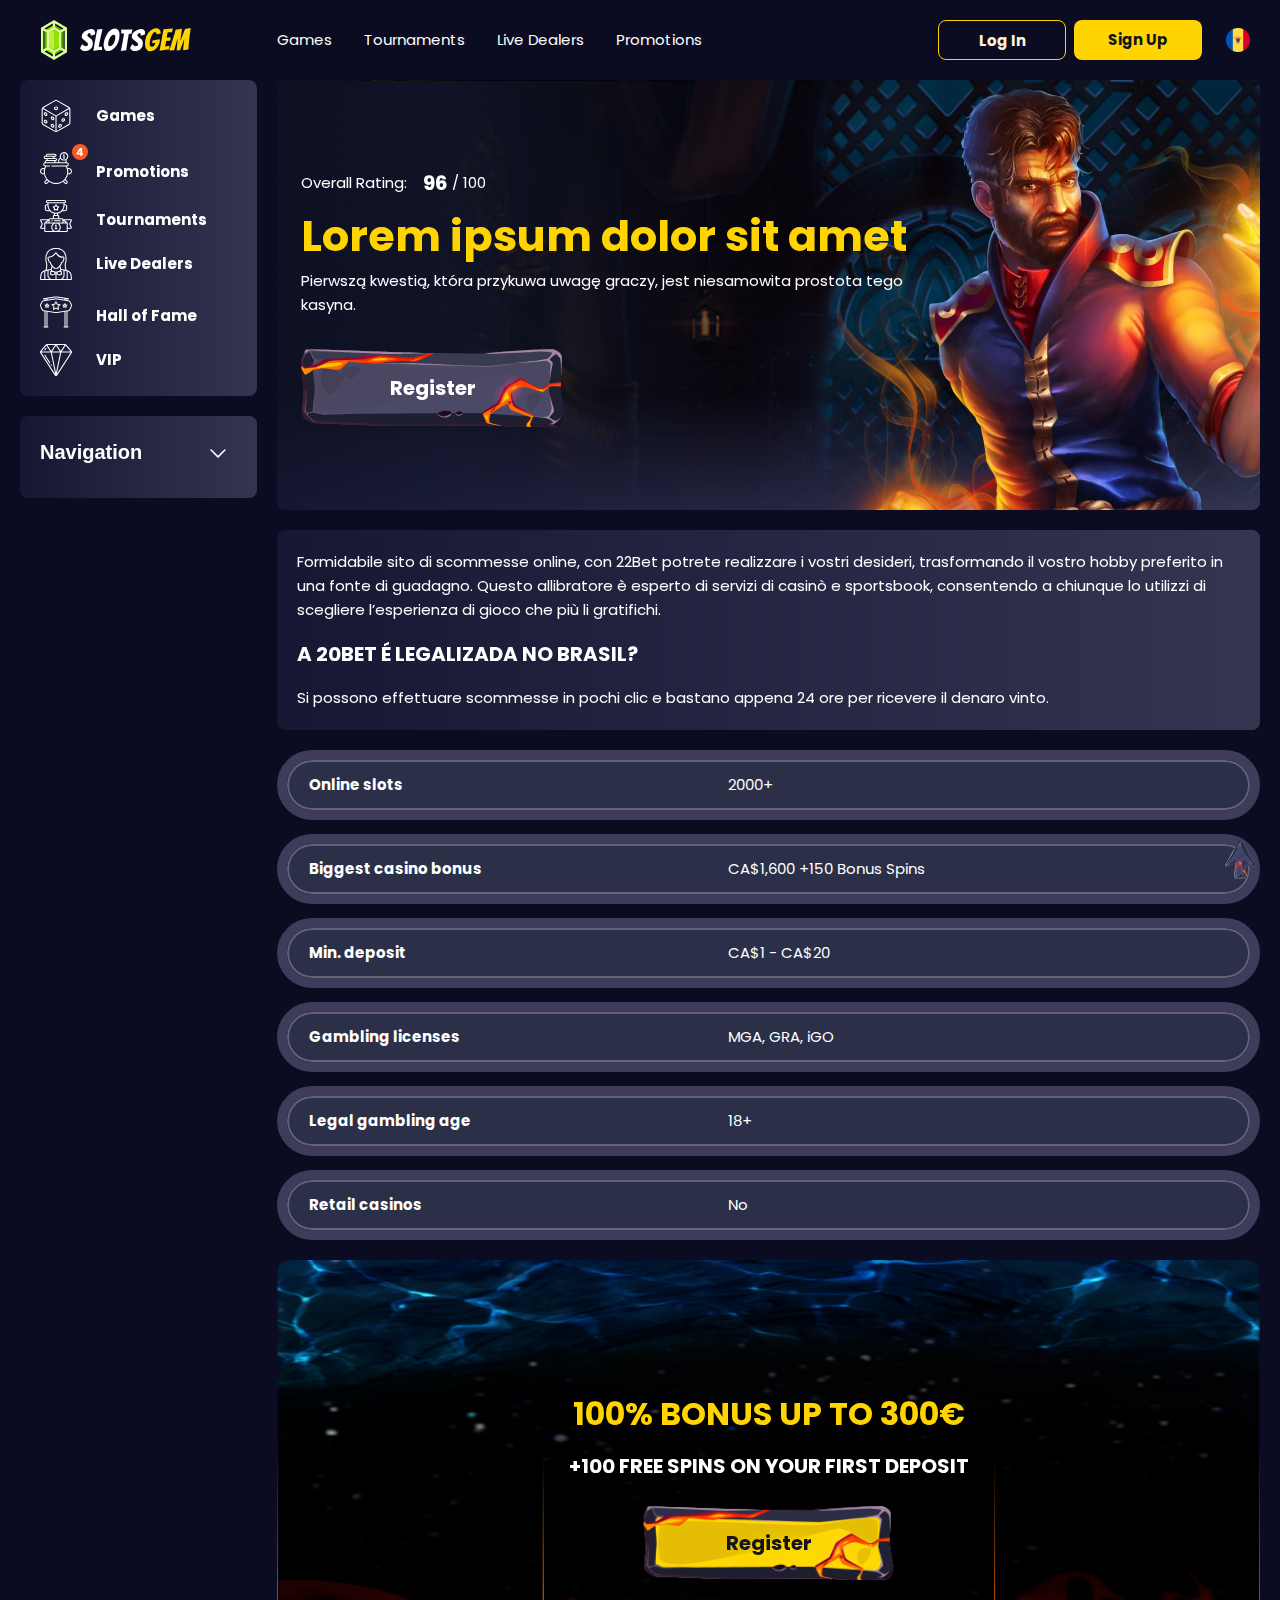
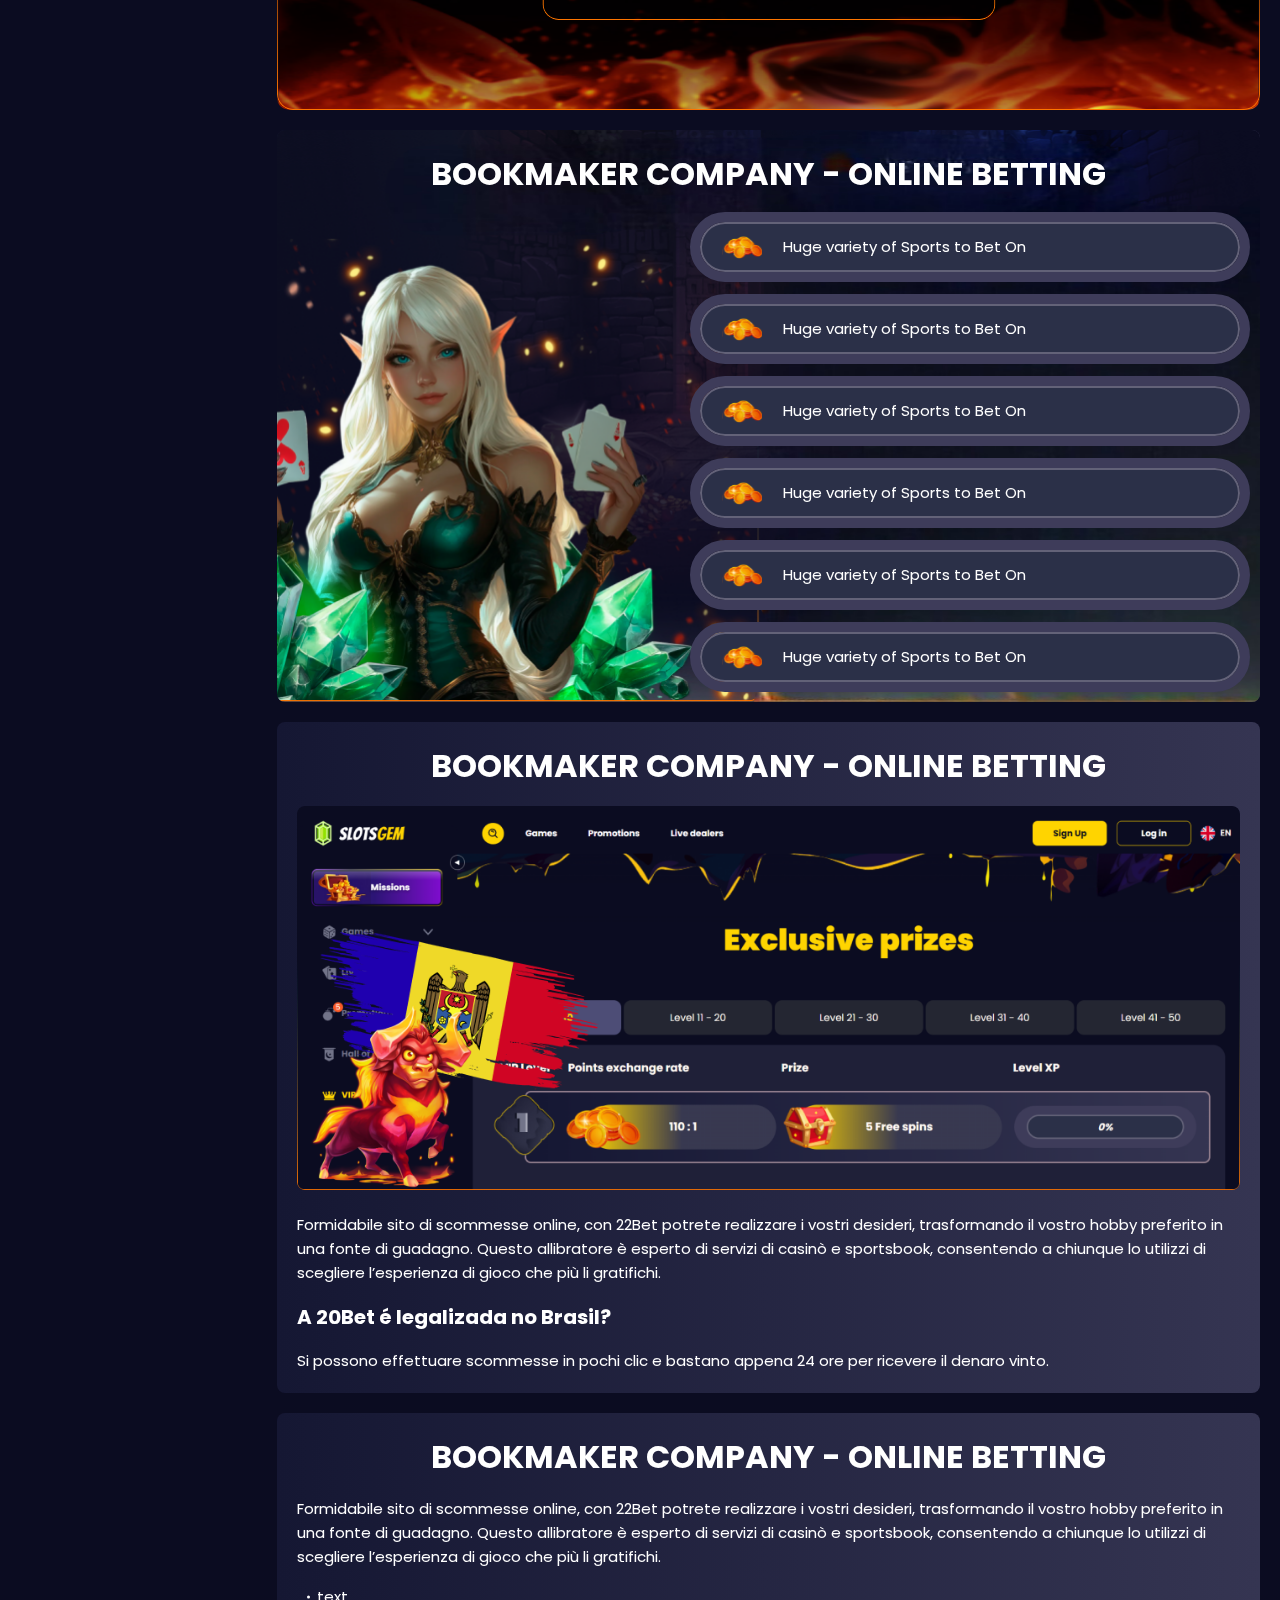
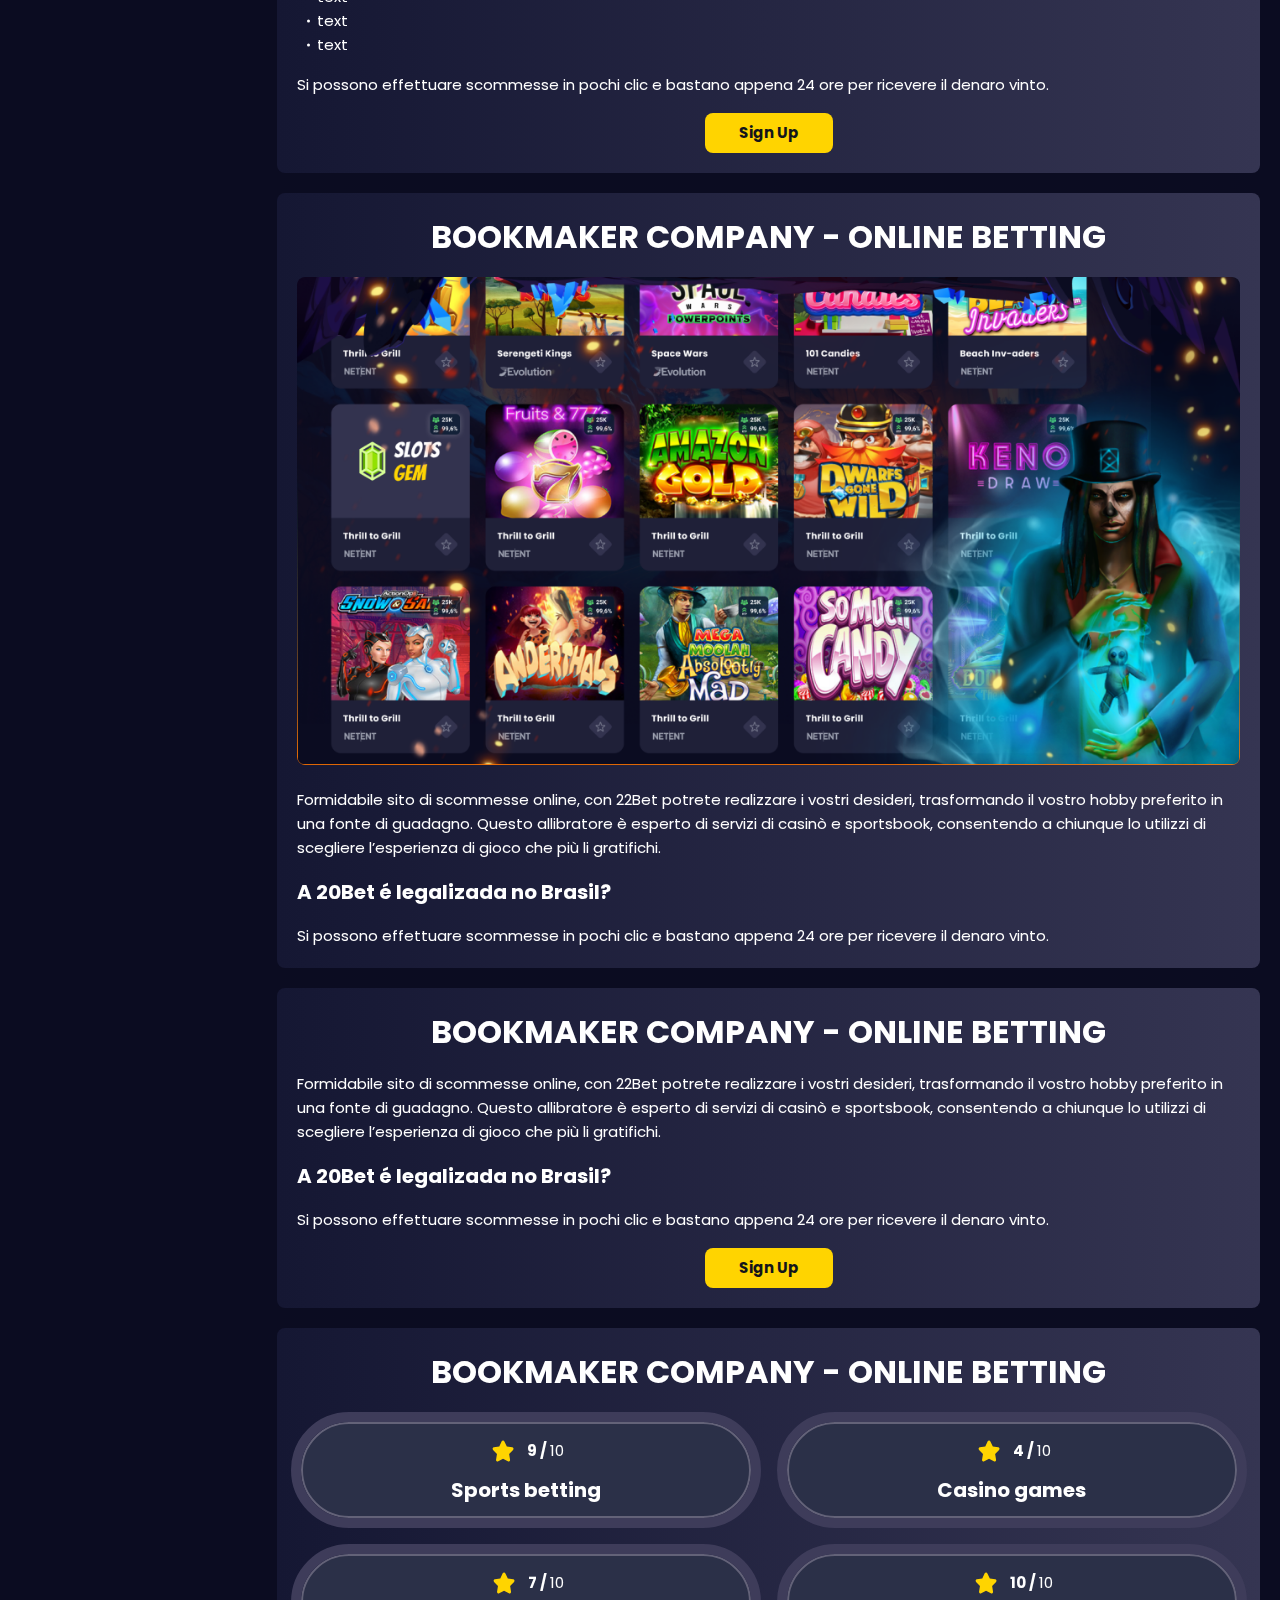
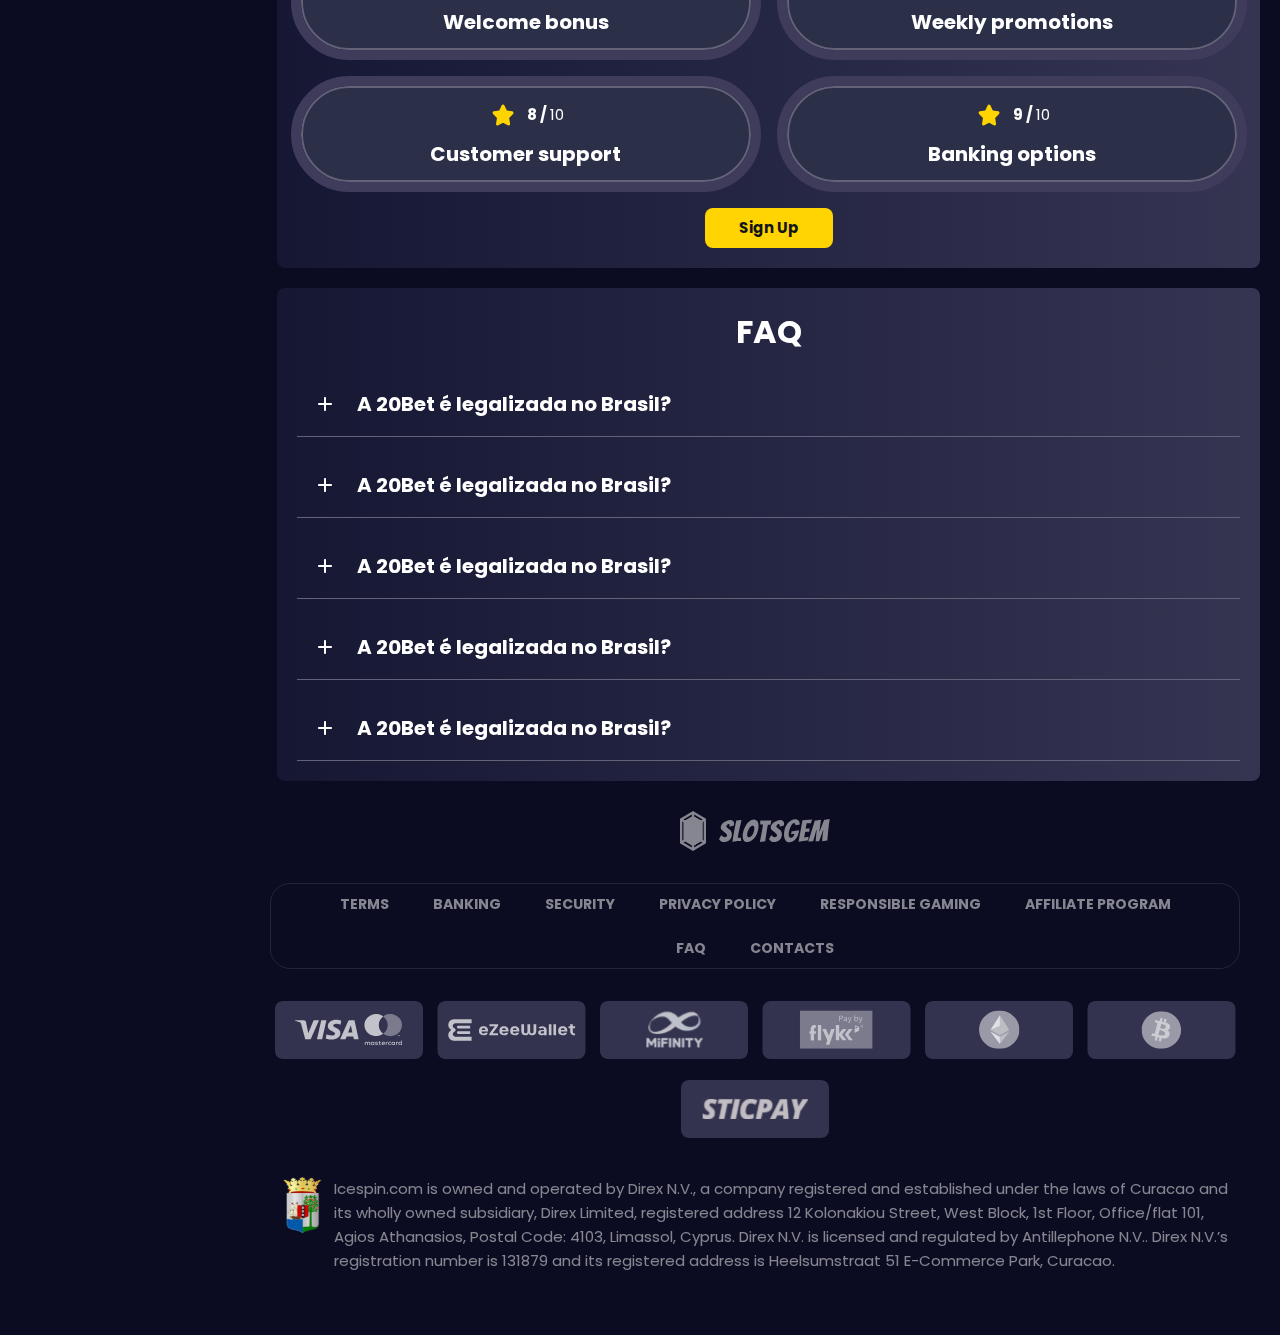
<file: index.html>
<!DOCTYPE html>
<html lang="md">
  <head>
    <meta charset="UTF-8" />
    <meta name="viewport" content="width=device-width, initial-scale=1.0" />
    <title>Lorem ipsum dolor sit amet, consectetur adipiscing</title>
    <meta
      name="description"
      content="Pierwszą kwestią, która przykuwa uwagę graczy, jest niesamowita prostota tego kasyna."
    />
    <meta property="og:site_name" content="Slotsgem Casino" />
    <meta
      property="og:title"
      content="Lorem ipsum dolor sit amet, consectetur adipiscing"
    />
    <meta property="og:type" content="website" />
    <meta property="og:url" content="http://slotgems.md/" />
    <meta property="og:image" content />
    <meta property="og:image:alt" content />
    <meta property="og:locale" content="md" />
    <meta
      property="og:description"
      content="Pierwszą kwestią, która przykuwa uwagę graczy, jest niesamowita prostota tego kasyna."
    />
    <link rel="preconnect" href="https://fonts.googleapis.com" />
    <link rel="preconnect" href="https://fonts.gstatic.com" crossorigin />
    <link
    href="https://fonts.googleapis.com/css2?family=Poppins:wght@400;500;600;700;900&family=Roboto&family=Roboto+Condensed:ital,wght@0,100..900;1,100..900&display=swap"
    rel="stylesheet"
  />
    <link rel="stylesheet" href="./css/reset.css" />
    <link rel="stylesheet" href="./css/main.css" />
    <link rel="stylesheet" href="./css/media.css" />
    <link rel="icon" href="./images/Crystal.svg" type="image/x-icon" />
     <script src="https://code.jquery.com/jquery-3.6.1.min.js" integrity="sha256-o88AwQnZB+VDvE9tvIXrMQaPlFFSUTR+nldQm1LuPXQ=" crossorigin="anonymous"></script>
  </head>
  <body>
    <header class="header">
      <section class="content header__content">
        <a href="#" class="logo header__logo"
          ><img src="./images/logo.svg" alt="logo" title=""
        /></a>
        <button class="header__btn-menu">
          <svg
            width="16px"
            height="16px"
            viewBox="0 0 16 16"
            xmlns="http://www.w3.org/2000/svg"
          >
            <rect y="0" width="16" height="3" rx="1.5"></rect>
            <rect y="6.5" width="16" height="3" rx="1.5"></rect>
            <rect y="13" width="16" height="3" rx="1.5"></rect>
          </svg>
        </button>
        <nav class="menu header__menu">
          <ul class="header__menu-list">
            <li><a href="#">Games</a></li>
            <li><a href="#">Tournaments</a></li>
            <li><a href="#">Live dealers</a></li>
            <li><a href="#">Promotions</a></li>
          </ul>
          <div class="header__btn">
            <a
              href="#"
              class="header__button header__button-login header__btn-login"
              >Log in
            </a>
            <a
              href="#"
              class="header__button header__button-signin header__btn-signin"
              >Sign Up</a
            >
          </div>
        </nav>
        <a href="#" class="header__button header__button-login">Log in </a>
        <a href="#" class="header__button header__button-signin">Sign Up</a>

        <a class="header__country" href="#">
          <span><img src="./images/flag.png" alt="Flag" title /></span>
        </a>
      </section>
    </header>
 <main class="main">
        <aside class="sidebar-wrapper">
            <section class="content sidebar">
              <nav class="menu sidebar__menu">
                <ul>
                    <li >
                        <a href="#" ><img class="icon-default" src="./images/sidebar/games.svg" alt=" Games"  title/>
                          Games </a>
                      </li>
                      <li >
                        <a href="#" > <img class="icon-default" src="./images/sidebar/promotions.svg"  alt="Promotions"  title/>
                           
                        Promotions</a>
                      </li>  
                      <li >
                        <a href="#" > <img class="icon-default" src="./images/sidebar/tournaments.svg"  alt="Tournaments"  title/>
                          Tournaments</a>
                      </li>     
                      <li >
                        <a href="#" ><img class="icon-default" src="./images/sidebar/live.svg" alt="Live Dealers"  title/>
                          Live Dealers</a>
                      </li>
                      <li >
                        <a href="#" ><img class="icon-default" src="./images/sidebar/hall.svg" alt="Hall of Fame" title>
                         Hall of Fame</a>
                      </li>
                      <li >
                        <a href="" ><img class="icon-default" src="./images/sidebar/vip.svg" alt="vip" title/>  VIP</a>
                      </li>
                     
                </ul>
              </nav>
    
              <div class="sidebar__wrap">
                <button class="sidebar__links-button">
                  Navigation 
                </button>
                <div class="sidebar__links">
                  <ul class="sidebar__links-list">
                      <li ><a  href="#" title>Review of 22Bet</a></li>
                      <li ><a  href="#" title>Registration</a></li>
                      <li ><a  href="#" title>22Bet Betting Expert Reviews</a></li>
                      <li ><a  href="#" title>Layouts and navigation</a></li>
                      <li ><a  href="#" title>Sports betting</a></li>
                      <li ><a  href="#" title>Sports offers</a></li>
                      <li ><a  href="#" title>Live betting</a></li>
                      <li ><a  href="#" title>Cash out</a></li>
                      <li ><a  href="#" title>Live stream</a></li>
                  </ul>
                </div>
              </div>
            </section>
          </aside>
    
          <section class="content__wrapper">
            <section class="content hero hero__content">
              <div class="background hero__background">
                <img src="./images/main/bg-main.png" alt="hero" title />
              </div>
    
              <div class="hero__data">
                <div
                  class="hero__rating"
                  itemscope
                  itemtype="http://schema.org/Game"
                >
                  <p>Overall Rating:</p>
                  <meta itemprop="name" content="http://slotgems.md/" />
                  <span
                    itemprop="aggregateRating"
                    itemscope
                    itemtype="http://schema.org/AggregateRating"
                  >
                    <span itemprop="ratingValue"> 96 </span>
                    <span> / </span>
                    <span itemprop="bestRating"> 100 </span>
                    <meta itemprop="reviewCount" content="100" />
                  </span>
                </div>
                <h1 class="title general hero__title">
                    Lorem ipsum dolor sit amet
                </h1>
                <p class="hero__text">Pierwszą kwestią, która przykuwa uwagę graczy, jest niesamowita prostota tego kasyna.</p>
    
                <a href="#" class="button hero__button">Register</a>
              </div>
            </section>
            <section class="content page-nav">
              <div class="page-nav-button sidebar__links-button">
                Navigation 
              </div>
              <ul class="page-nav-list sidebar__links-list">
               
                <li ><a  href="#" title>Review of 22Bet</a></li>
                <li ><a  href="#" title>Registration</a></li>
                <li ><a  href="#" title>22Bet Betting Expert Reviews</a></li>
                <li ><a  href="#" title>Layouts and navigation</a></li>
                <li ><a  href="#" title>Sports betting</a></li>
                <li ><a  href="#" title>Sports offers</a></li>
                <li ><a  href="#" title>Live betting</a></li>
                <li ><a  href="#" title>Cash out</a></li>
                <li ><a  href="#" title>Live stream</a></li>
              </ul>
            </section>
            <section class="content article ">
          
                <p >
                  Formidabile sito di scommesse online, con 22Bet potrete realizzare i
                  vostri desideri, trasformando il vostro hobby preferito in una fonte
                  di guadagno. Questo allibratore è esperto di servizi di casinò e
                  sportsbook, consentendo a chiunque lo utilizzi di scegliere
                  l’esperienza di gioco che più li gratifichi.
                </p>
                <h2 class="article__subtitle">A 20Bet é legalizada no Brasil?</h2>
                <p >
                  Si possono effettuare scommesse in pochi clic e bastano appena 24 ore
                  per ricevere il denaro vinto.
                </p>
              </section> 
              <section class=" features">
               <div class="content__wrapp">
                <div class="features__list features__table"> 
                    <table>
                      <tbody>
                        <tr>
                          <td>Online slots</td>
                          <td>2000+</td>
                        </tr>
                        <tr>
                          <td>Biggest casino bonus</td>
                          <td>CA$1,600 +150 Bonus Spins</td>
                        </tr>
                        <tr>
                          <td>Min. deposit</td>
                          <td>CA$1 - CA$20</td>
                        </tr>
                        <tr>
                          <td>Gambling licenses</td>
                          <td>MGA, GRA, iGO</td>
                        </tr>
                        <tr>
                          <td>Legal gambling age</td>
                          <td>18+</td>
                        </tr>
                        <tr>
                          <td>Retail casinos</td>
                          <td>No</td>
                        </tr>
                      </tbody>
                    </table>
                  </div>
                 <section class="features__wrapp">
                
                      <div class=" features-banner__background">
                        <img src="./images/main/banner-main.png" alt="background" title>
                      </div>
                     <div class="features-banner__data">
                        <h2 class=" title   features-banner__title">100% BONUS UP TO 300€ </br> <span class=" features-banner__subtitle">+100 free spins on your first deposit</span></h3>
                        
                        <a href="#" class="button-page features__button ">Register</a>
                     
                     </div>
               </section>
              </section> 
              <section class="content features">
                <div class=" background features__background">
                  <img src="./images/main/banner2-main.png" alt="background" title>
                </div>
                <h2 class="article__title high title">Bookmaker company - Online betting</h2>
                <div class="content__wrapp content__wrapp-last">
                  <ul class="features__list features__item">
                    <li >Huge variety of Sports to Bet On</li>
                    <li >Huge variety of Sports to Bet On</li>
                    <li >Huge variety of Sports to Bet On</li>
                    <li >Huge variety of Sports to Bet On</li>
                    <li >Huge variety of Sports to Bet On</li>
                    <li >Huge variety of Sports to Bet On</li>
                </ul>
                 
               </section> 
             <section class=" content article">
                <h2 class="article__title high title">Bookmaker company - Online betting</h2>
                <div class="images">
                  <img
                  src="./images/main/image1-main.png"
                  alt="images" title
                  class=""
                  
                />
                </div>
                <p class="">
                  Formidabile sito di scommesse online, con 22Bet potrete realizzare i
                  vostri desideri, trasformando il vostro hobby preferito in una fonte
                  di guadagno. Questo allibratore è esperto di servizi di casinò e
                  sportsbook, consentendo a chiunque lo utilizzi di scegliere
                  l’esperienza di gioco che più li gratifichi.
                </p>
                <h3 >A 20Bet é legalizada no Brasil?</h3>
                <p >
                  Si possono effettuare scommesse in pochi clic e bastano appena 24 ore
                  per ricevere il denaro vinto.
                </p>
              </section>
              <section class=" content article ">
                <h2 class="article__title high title">Bookmaker company - Online betting</h2>
                <p >
                  Formidabile sito di scommesse online, con 22Bet potrete realizzare i
                  vostri desideri, trasformando il vostro hobby preferito in una fonte
                  di guadagno. Questo allibratore è esperto di servizi di casinò e
                  sportsbook, consentendo a chiunque lo utilizzi di scegliere
                  l’esperienza di gioco che più li gratifichi.
                </p>
                <ul>
                  <li >text</li>
                  <li >text</li>
                  <li >text</li>
                </ul>
                
                <p >
                  Si possono effettuare scommesse in pochi clic e bastano appena 24 ore
                  per ricevere il denaro vinto.
                </p>
                <a href="#" class="header__button  article__button">Sign Up</a>
              </section>
              <section class=" content article">
                <h2 class="article__title high title">Bookmaker company - Online betting</h2>
                <div class="images">
                  <img
                  src="./images/main/image2-main.png"
                  alt="images" title
                  class=""
                  
                />
                </div>
                <p class="">
                  Formidabile sito di scommesse online, con 22Bet potrete realizzare i
                  vostri desideri, trasformando il vostro hobby preferito in una fonte
                  di guadagno. Questo allibratore è esperto di servizi di casinò e
                  sportsbook, consentendo a chiunque lo utilizzi di scegliere
                  l’esperienza di gioco che più li gratifichi.
                </p>
                <h3 >A 20Bet é legalizada no Brasil?</h3>
                <p >
                  Si possono effettuare scommesse in pochi clic e bastano appena 24 ore
                  per ricevere il denaro vinto.
                </p>
              </section>
              <section class=" content article ">
                <h2 class="article__title high title">Bookmaker company - Online betting</h2>
                <p >
                  Formidabile sito di scommesse online, con 22Bet potrete realizzare i
                  vostri desideri, trasformando il vostro hobby preferito in una fonte
                  di guadagno. Questo allibratore è esperto di servizi di casinò e
                  sportsbook, consentendo a chiunque lo utilizzi di scegliere
                  l’esperienza di gioco che più li gratifichi.
                </p>
                <h3>A 20Bet é legalizada no Brasil?</h3>
                
                <p >
                  Si possono effettuare scommesse in pochi clic e bastano appena 24 ore
                  per ricevere il denaro vinto.
                </p>
                <a href="#" class="header__button article__button">Sign Up</a>
              </section>
             <section class="content ratings ">
                <h2 class="ratings__title title high">
                  Bookmaker company - Online betting
                </h2>
                
                <ul class="ratings__list">
                  <li>
                    <div  class="ratings__info">
                      <img src="./images/main/ratings-icon.svg" alt="ratings" title>
                      <span class="ratings__data">
                        <span>9</span>
                        <span>/</span>
                        <span>10</span>
                      </span>
                    </div>
                    
                    <p>Sports betting</p>
    
                  </li>
                  <li>
                    <div class="ratings__info">
                      <img src="./images/main/ratings-icon.svg" alt="ratings" title>
                      <span class="ratings__data">
                        <span>4</span>
                        <span>/</span>
                        <span>10</span>
                      </span>
                    </div>
                    <p>Casino games</p>
                   
                  </li>
                  <li>
                    <div class="ratings__info">
                      <img src="./images/main/ratings-icon.svg" alt="ratings" title>
                      <span class="ratings__data">
                        <span>7</span>
                        <span>/</span>
                        <span>10</span>
                      </span>
                    </div>
                    <p>Welcome bonus</p>
                  </li>
                  <li>
                    <div class="ratings__info">
                      <img src="./images/main/ratings-icon.svg" alt="ratings" title>
                      <span class="ratings__data">
                        <span>10</span>
                        <span>/</span>
                        <span>10</span>
                      </span>
                    </div> 
                    <p>Weekly promotions</p>
                  </li>
                  <li>
                    <div class="ratings__info">
                      <img src="./images/main/ratings-icon.svg" alt="ratings" title>
                      <span class="ratings__data">
                        <span>8</span>
                        <span>/</span>
                        <span>10</span>
                      </span>
                    </div>
                    <p>Customer support</p>
                </li>
                  <li>
                    <div class="ratings__info">
                      <img src="./images/main/ratings-icon.svg" alt="ratings" title>
                      <span class="ratings__data">
                        <span>9</span>
                        <span>/</span>
                        <span>10</span>
                      </span>
                    </div>
                    <p>Banking options</p>
                  </li>
                </ul>
            
              <a href="#" class="header__button ratings__button">Sign Up</a>
              </section>
               <section class="content faq ">
                <h2 class="title high faq__title ">FAQ</h2>
                <ul class="faq__list " itemscope itemtype="https://schema.org/FAQPage">
                  <li class="faq__item"  itemscope itemprop="mainEntity" itemtype="https://schema.org/Question">
                    <h3 class="title medium faq__subtitle js-button-expander"  itemprop="name">A 20Bet é legalizada no Brasil?
                     </h3>
                    <div  class="faq__answer js-expand-content" itemscope  itemprop="acceptedAnswer" itemtype="https://schema.org/Answer">
                      <p  itemprop="text">
                       Sim, disponível para sistemas operacionais iOS e Android.
                      </p>
                    </div>
                  </li>
                  <li class="faq__item"  itemscope itemprop="mainEntity" itemtype="https://schema.org/Question">
                    <h3 class="title medium faq__subtitle js-button-expander"  itemprop="name">A 20Bet é legalizada no Brasil?</h3>
                    <div class="faq__answer js-expand-content" itemscope  itemprop="acceptedAnswer" itemtype="https://schema.org/Answer">
                      <p  itemprop="text">
                        Sim, disponível para sistemas operacionais iOS e Android.
                      </p>
                    </div>
                  </li> 
                   <li class="faq__item"  itemscope itemprop="mainEntity" itemtype="https://schema.org/Question">
                    <h3 class="title medium faq__subtitle js-button-expander"  itemprop="name">A 20Bet é legalizada no Brasil?</h3>
                    <div class="faq__answer js-expand-content" itemscope  itemprop="acceptedAnswer" itemtype="https://schema.org/Answer">
                      <p  itemprop="text">
                       Sim, disponível para sistemas operacionais iOS e Android.
                      </p>
                    </div>
                  </li> 
                  <li class="faq__item"  itemscope itemprop="mainEntity" itemtype="https://schema.org/Question">
                    <h3 class="title medium faq__subtitle js-button-expander"  itemprop="name">A 20Bet é legalizada no Brasil?</h3>
                    <div class="faq__answer js-expand-content" itemscope  itemprop="acceptedAnswer" itemtype="https://schema.org/Answer">
                      <p  itemprop="text">
                       Sim, disponível para sistemas operacionais iOS e Android.
                      </p>
                    </div>
                  </li> 
                  <li class="faq__item"  itemscope itemprop="mainEntity" itemtype="https://schema.org/Question">
                    <h3 class="title medium faq__subtitle js-button-expander"  itemprop="name">A 20Bet é legalizada no Brasil?</h3>
                    <div class="faq__answer js-expand-content" itemscope  itemprop="acceptedAnswer" itemtype="https://schema.org/Answer">
                      <p  itemprop="text">
                       Sim, disponível para sistemas operacionais iOS e Android.
                      </p>
                    </div>
                  </li> 
                </ul>
              </section> 
              <div class=""  onclick="scrollToTop()">
                <button class="main__arrow" id="scrollToTopBtn"></button>
              </div> 
          </section>
    
    </main> 
    <footer class="footer">
      <section class="content footer__content">
        <a href="#" class="logo footer__logo"
          ><img src="./images/footer-logo.svg" alt="logo" title
        /></a>
        <ul class="footer__menu">
          <li><a href="#">TERMS</a></li>
          <li><a href="#">BANKING</a></li>
          <li><a href="#">SECURITY</a></li>
          <li><a href="#">PRIVACY POLICY</a></li>
          <li><a href="#">RESPONSIBLE GAMING</a></li>
          <li><a href="#">AFFILIATE PROGRAM</a></li>
          <li><a href="#">FAQ</a></li>
          <li><a href="#">CONTACTS</a></li>
        </ul>
        <ul class="footer__cards">
          <li>
            <a href="#"><img src="./images/visa.svg" alt="cards" title /></a>
          </li>
          <li>
            <a href="#"><img src="./images/ezee.svg" alt="cards" title /></a>
          </li>
          <li>
            <a href="#"
              ><img src="./images/mifinity.svg" alt="cards" title
            /></a>
          </li>
          <li>
            <a href="#"><img src="./images/flyk.svg" alt="cards" title /></a>
          </li>
          <li>
            <a href="#"><img src="./images/Frame.svg" alt="cards" title /></a>
          </li>
          <li>
            <a href="#"><img src="./images/bitcoin.svg" alt="cards" title /></a>
          </li>
          <li>
            <a href="#"><img src="./images/sticpay.svg" alt="cards" title /></a>
          </li>
        </ul>
        <div class="footer__wrap">
          <img src="./images/footer-frame.svg" alt="logo" title />
          <p>
            Icespin.com is owned and operated by Direx N.V., a company
            registered and established under the laws of Curacao and its wholly
            owned subsidiary, Direx Limited, registered address 12 Kolonakiou
            Street, West Block, 1st Floor, Office/flat 101, Agios Athanasios,
            Postal Code: 4103, Limassol, Cyprus. Direx N.V. is licensed and
            regulated by Antillephone N.V.. Direx N.V.’s registration number is
            131879 and its registered address is Heelsumstraat 51 E-Commerce
            Park, Curacao.
          </p>
        </div>
      </section>
    </footer>
    <script src="./js/sidebar.js" defer></script>
    <script src="./js/arrowUp.js" defer></script>
    <script src="./js/expander.js" defer></script>
    <script src="./js/mobile-menu.js" defer></script>
  </body>
</html>
</file>
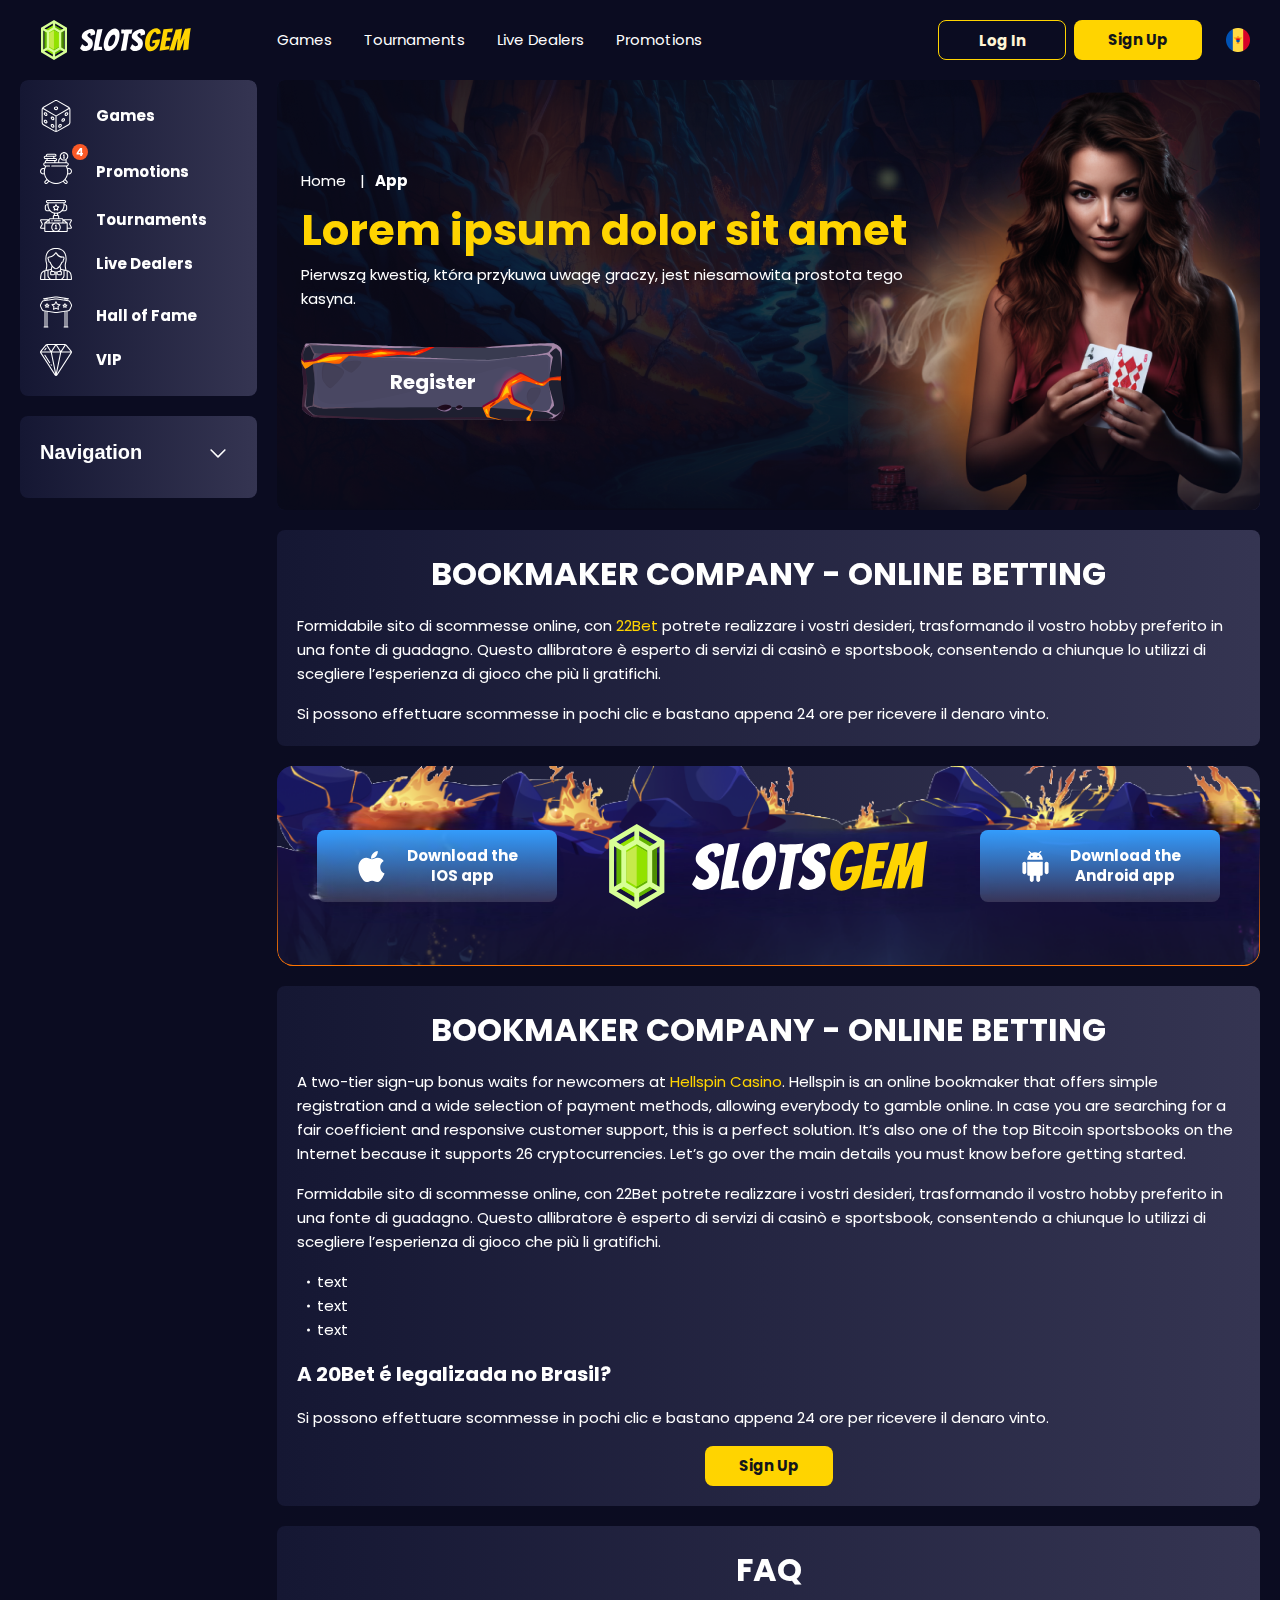
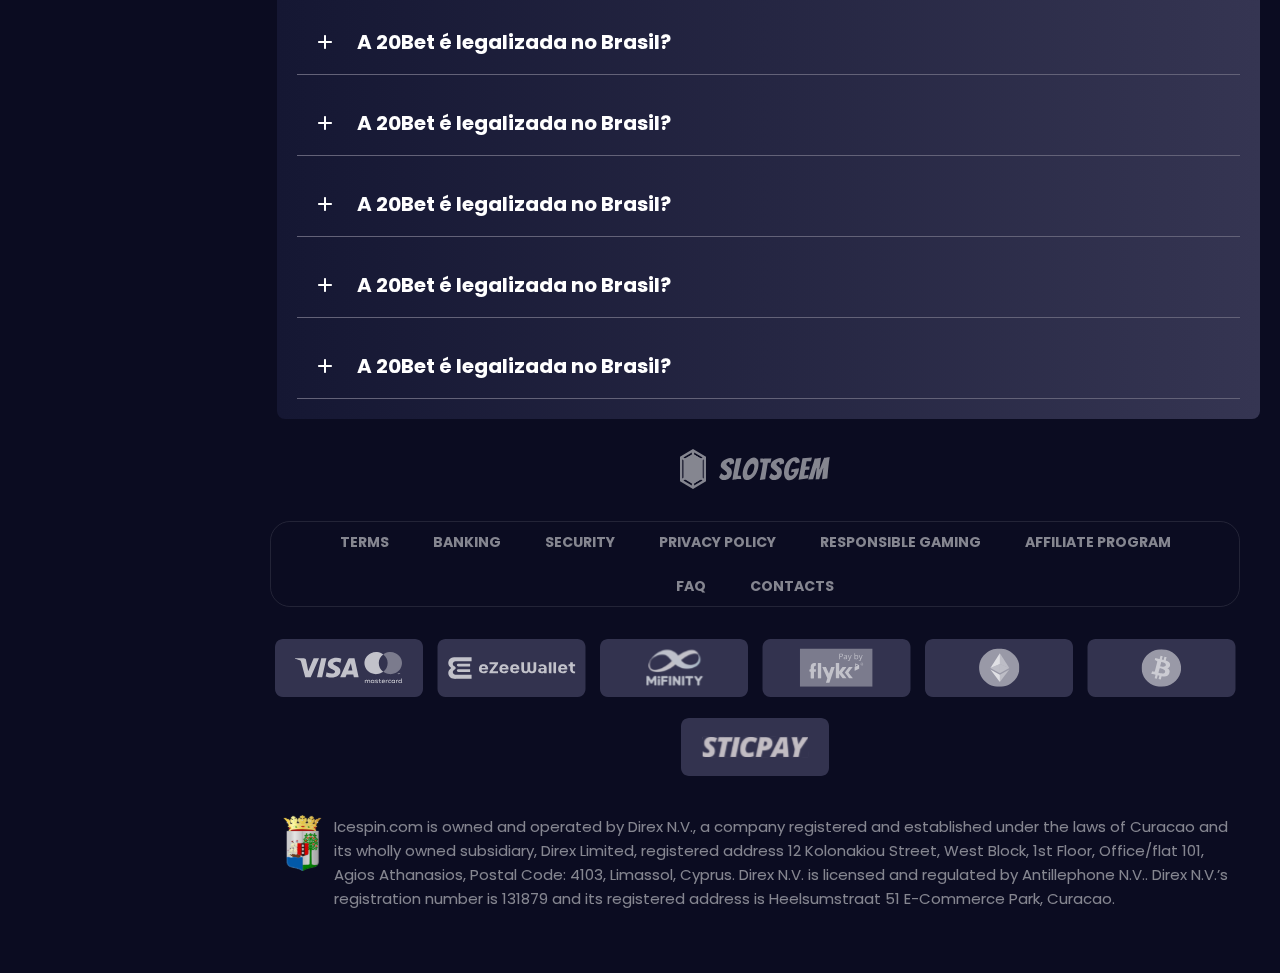
<file: app.html>
<!DOCTYPE html>
<html lang="md">
  <head>
    <meta charset="UTF-8" />
    <meta name="viewport" content="width=device-width, initial-scale=1.0" />
    <title>Lorem ipsum dolor sit amet, consectetur adipiscing</title>
    <meta
      name="description"
      content="Pierwszą kwestią, która przykuwa uwagę graczy, jest niesamowita prostota tego kasyna."
    />
    <meta property="og:site_name" content="Slotsgem Casino" />
    <meta
      property="og:title"
      content="Lorem ipsum dolor sit amet, consectetur adipiscing"
    />
    <meta property="og:type" content="website" />
    <meta property="og:url" content="http://slotgems.md/" />
    <meta property="og:image" content />
    <meta property="og:image:alt" content />
    <meta property="og:locale" content="md" />
    <meta
      property="og:description"
      content="Pierwszą kwestią, która przykuwa uwagę graczy, jest niesamowita prostota tego kasyna."
    />
    <link rel="preconnect" href="https://fonts.googleapis.com" />
    <link rel="preconnect" href="https://fonts.gstatic.com" crossorigin />
    <link
    href="https://fonts.googleapis.com/css2?family=Poppins:wght@400;500;600;700;900&family=Roboto&family=Roboto+Condensed:ital,wght@0,100..900;1,100..900&display=swap"
    rel="stylesheet"
  />
    <link rel="stylesheet" href="./css/reset.css" />
    <link rel="stylesheet" href="./css/main.css" />
    <link rel="stylesheet" href="./css/media.css" />
    <link rel="icon" href="./images/Crystal.svg" type="image/x-icon" />
    <script
      src="https://code.jquery.com/jquery-3.6.1.min.js"
      integrity="sha256-o88AwQnZB+VDvE9tvIXrMQaPlFFSUTR+nldQm1LuPXQ="
      crossorigin="anonymous"
    ></script>
  </head>
  <body>
    <header class="header">
      <section class="content header__content">
        <a href="#" class="logo header__logo"
          ><img src="./images/logo.svg" alt="logo" title=""
        /></a>
        <button class="header__btn-menu">
          <svg
            width="16px"
            height="16px"
            viewBox="0 0 16 16"
            xmlns="http://www.w3.org/2000/svg"
          >
            <rect y="0" width="16" height="3" rx="1.5"></rect>
            <rect y="6.5" width="16" height="3" rx="1.5"></rect>
            <rect y="13" width="16" height="3" rx="1.5"></rect>
          </svg>
        </button>
        <nav class="menu header__menu">
          <ul class="header__menu-list">
            <li><a href="#">Games</a></li>
            <li><a href="#">Tournaments</a></li>
            <li><a href="#">Live dealers</a></li>
            <li><a href="#">Promotions</a></li>
          </ul>
          <div class="header__btn">
            <a
              href="#"
              class="header__button header__button-login header__btn-login"
              >Log in
            </a>
            <a
              href="#"
              class="header__button header__button-signin header__btn-signin"
              >Sign Up</a
            >
          </div>
        </nav>
        <a href="#" class="header__button header__button-login">Log in </a>
        <a href="#" class="header__button header__button-signin">Sign Up</a>

        <a class="header__country" href="#">
          <span><img src="./images/flag.png" alt=" Flag" title /></span>
        </a>
      </section>
    </header>
    <main class="main">
      <aside class="sidebar-wrapper">
        <section class="content sidebar">
          <nav class="menu sidebar__menu">
            <ul>
              <li>
                <a href="#"
                  ><img
                    class="icon-default"
                    src="./images/sidebar/games.svg"
                    alt=" Games"
                    title
                  />

                  Games
                </a>
              </li>
              <li>
                <a href="#">
                  <img
                    class="icon-default"
                    src="./images/sidebar/promotions.svg"
                    alt="Promotions"
                    title
                  />

                  <span>Promotions</span></a
                >
              </li>
              <li>
                <a href="#">
                  <img
                    class="icon-default"
                    src="./images/sidebar/tournaments.svg"
                    alt="Tournaments"
                    title
                  />
                  Tournaments</a
                >
              </li>
              <li>
                <a href="#"
                  ><img
                    class="icon-default"
                    src="./images/sidebar/live.svg"
                    alt="Live Dealers"
                    title
                  />
                  Live Dealers</a
                >
              </li>
              <li>
                <a href="#"
                  ><img
                    class="icon-default"
                    src="./images/sidebar/hall.svg"
                    alt="Hall of Fame"
                    title
                  />
                  Hall of Fame</a
                >
              </li>
              <li>
                <a href=""
                  ><img
                    class="icon-default"
                    src="./images/sidebar/vip.svg"
                    alt="vip"
                    title
                  />
                  VIP</a
                >
              </li>
            </ul>
          </nav>
          <div class="sidebar__wrap">
          <button class="sidebar__links-button">Navigation</button>
          <div class="sidebar__links">
            <ul class="sidebar__links-list">
              <li><a href="#" title>Review of 22Bet</a></li>
              <li><a href="#" title>Registration</a></li>
              <li><a href="#" title>22Bet Betting Expert Reviews</a></li>
              <li><a href="#" title>Layouts and navigation</a></li>
              <li><a href="#" title>Sports betting</a></li>
              <li><a href="#" title>Sports offers</a></li>
              <li><a href="#" title>Live betting</a></li>
              <li><a href="#" title>Cash out</a></li>
              <li><a href="#" title>Live stream</a></li>
            </ul>
          </div>
          </div>
        </section>
      </aside>

      <section class="content__wrapper">
        <section class="content hero hero__app">
          <div class="background hero__background">
            <img src="./images/app/bg-app.png" alt="hero" title />
          </div>

          <div class="hero__data hero__data-app">
            <ul
              class="breadcrumbs"
              itemscope
              itemtype="https://schema.org/BreadcrumbList"
            >
              <li
                itemprop="itemListElement"
                itemscope
                itemtype="https://schema.org/ListItem"
              >
                <a href="#" itemprop="item">
                  <span itemprop="name">Home</span></a
                >
                <meta itemprop="position" content="1" />
              </li>
              <li
                itemprop="itemListElement"
                itemscope
                itemtype="https://schema.org/ListItem"
              >
                <a href="#" itemprop="item">
                  <span itemprop="name">App</span></a
                >
                <meta itemprop="position" content="2" />
              </li>
            </ul>
            <h1 class="title general hero__title">
              Lorem ipsum dolor sit amet
            </h1>
            <p class="hero__text">
              Pierwszą kwestią, która przykuwa uwagę graczy, jest niesamowita
              prostota tego kasyna.
            </p>
            <a href="#" class="button hero__button">Register</a>
          </div>
        </section>
        <section class="content page-nav">
          <div class="page-nav-button sidebar__links-button">Navigation</div>
          <ul class="page-nav-list sidebar__links-list">
            <li><a href="#" title>Review of 22Bet</a></li>
            <li><a href="#" title>Registration</a></li>
            <li><a href="#" title>22Bet Betting Expert Reviews</a></li>
            <li><a href="#" title>Layouts and navigation</a></li>
            <li><a href="#" title>Sports betting</a></li>
            <li><a href="#" title>Sports offers</a></li>
            <li><a href="#" title>Live betting</a></li>
            <li><a href="#" title>Cash out</a></li>
            <li><a href="#" title>Live stream</a></li>
          </ul>
        </section>
        <section class="content article">
          <h2 class="article__title high title">
            Bookmaker company - Online betting
          </h2>
          <p>
            Formidabile sito di scommesse online, con
            <a href="#" class="article__link">22Bet</a> potrete realizzare i
            vostri desideri, trasformando il vostro hobby preferito in una fonte
            di guadagno. Questo allibratore è esperto di servizi di casinò e
            sportsbook, consentendo a chiunque lo utilizzi di scegliere
            l’esperienza di gioco che più li gratifichi.
          </p>
          <p>
            Si possono effettuare scommesse in pochi clic e bastano appena 24
            ore per ricevere il denaro vinto.
          </p>
        </section>
        <section class="content banner banner__app">
          <div class="background banner__background-app">
            <img src="./images/app/banner-app.png" alt="banner" title />
          </div>
          <div class="banner__content banner__content-app">
           
            <a href="#" class="banner__btn banner__btn-app">
              Download the IOS app
            </a>
           
            <a href="#" class="logo banner__logo"
              ><img src="./images/app/banner__logo.svg" alt="logo" title=""
            /></a>
            <a href="#" class="banner__btn banner__btn-android"
              >Download the Android app</a
            >
          </div>
        </section>
        <section class="content article">
          <h2 class="article__title high title">
            Bookmaker company - Online betting
          </h2>
          <p>
            A two-tier sign-up bonus waits for newcomers at
            <a href="#" class="article__link">Hellspin Casino</a>. Hellspin is
            an online bookmaker that offers simple registration and a wide
            selection of payment methods, allowing everybody to gamble online.
            In case you are searching for a fair coefficient and responsive
            customer support, this is a perfect solution. It’s also one of the
            top Bitcoin sportsbooks on the Internet because it supports 26
            cryptocurrencies. Let’s go over the main details you must know
            before getting started.
          </p>
          <p>
            Formidabile sito di scommesse online, con 22Bet potrete realizzare i
            vostri desideri, trasformando il vostro hobby preferito in una fonte
            di guadagno. Questo allibratore è esperto di servizi di casinò e
            sportsbook, consentendo a chiunque lo utilizzi di scegliere
            l’esperienza di gioco che più li gratifichi.
          </p>
          <ul >
            <li>text</li>
            <li>text</li>
            <li>text</li>
          </ul>
          <h3>A 20Bet é legalizada no Brasil?</h3>
          <p>Si possono effettuare scommesse in pochi clic e bastano appena 24 ore per ricevere il denaro vinto.</p>
          <a href="#" class="header__button article__button">Sign Up</a>
        </section>
        <section class="content faq">
          <h2 class="title high faq__title">FAQ</h2>
          <ul class="faq__list" itemscope itemtype="https://schema.org/FAQPage">
            <li
              class="faq__item"
              itemscope
              itemprop="mainEntity"
              itemtype="https://schema.org/Question"
            >
              <h3
                class="title medium faq__subtitle js-button-expander"
                itemprop="name"
              >
                A 20Bet é legalizada no Brasil?
              </h3>
              <div
                class="faq__answer js-expand-content"
                itemscope
                itemprop="acceptedAnswer"
                itemtype="https://schema.org/Answer"
              >
                <p itemprop="text">
                  Sim, disponível para sistemas operacionais iOS e Android.
                </p>
              </div>
            </li>
            <li
              class="faq__item"
              itemscope
              itemprop="mainEntity"
              itemtype="https://schema.org/Question"
            >
              <h3
                class="title medium faq__subtitle js-button-expander"
                itemprop="name"
              >
              A 20Bet é legalizada no Brasil?
              </h3>
              <div
                class="faq__answer js-expand-content"
                itemscope
                itemprop="acceptedAnswer"
                itemtype="https://schema.org/Answer"
              >
                <p itemprop="text">
                  Sim, disponível para sistemas operacionais iOS e Android.
                </p>
              </div>
            </li>
            <li
            class="faq__item"
            itemscope
            itemprop="mainEntity"
            itemtype="https://schema.org/Question"
          >
            <h3
              class="title medium faq__subtitle js-button-expander"
              itemprop="name"
            >
            A 20Bet é legalizada no Brasil?
            </h3>
            <div
              class="faq__answer js-expand-content"
              itemscope
              itemprop="acceptedAnswer"
              itemtype="https://schema.org/Answer"
            >
              <p itemprop="text">
                Sim, disponível para sistemas operacionais iOS e Android.
              </p>
            </div>
          </li>
          <li
          class="faq__item"
          itemscope
          itemprop="mainEntity"
          itemtype="https://schema.org/Question"
        >
          <h3
            class="title medium faq__subtitle js-button-expander"
            itemprop="name"
          >
          A 20Bet é legalizada no Brasil?
          </h3>
          <div
            class="faq__answer js-expand-content"
            itemscope
            itemprop="acceptedAnswer"
            itemtype="https://schema.org/Answer"
          >
            <p itemprop="text">
              Sim, disponível para sistemas operacionais iOS e Android.
            </p>
          </div>
        </li>
            <li
              class="faq__item"
              itemscope
              itemprop="mainEntity"
              itemtype="https://schema.org/Question"
            >
              <h3
                class="title medium faq__subtitle js-button-expander"
                itemprop="name"
              >
              A 20Bet é legalizada no Brasil?
              </h3>
              <div
                class="faq__answer js-expand-content"
                itemscope
                itemprop="acceptedAnswer"
                itemtype="https://schema.org/Answer"
              >
                <p itemprop="text">
                  Sim, disponível para sistemas operacionais iOS e Android.
                </p>
              </div>
            </li>
          </ul>
        </section>
      </section>
    </main>
    <footer class="footer">
      <section class="content footer__content">
        <a href="#" class="logo footer__logo"
          ><img src="./images/footer-logo.svg" alt="logo" title
        /></a>
        <ul class="footer__menu">
          <li><a href="#">TERMS</a></li>
          <li><a href="#">BANKING</a></li>
          <li><a href="#">SECURITY</a></li>
          <li><a href="#">PRIVACY POLICY</a></li>
          <li><a href="#">RESPONSIBLE GAMING</a></li>
          <li><a href="#">AFFILIATE PROGRAM</a></li>
          <li><a href="#">FAQ</a></li>
          <li><a href="#">CONTACTS</a></li>
        </ul>
        <ul class="footer__cards">
          <li>
            <a href="#"><img src="./images/visa.svg" alt="cards" title /></a>
          </li>
          <li>
            <a href="#"><img src="./images/ezee.svg" alt="cards" title /></a>
          </li>
          <li>
            <a href="#"
              ><img src="./images/mifinity.svg" alt="cards" title
            /></a>
          </li>
          <li>
            <a href="#"><img src="./images/flyk.svg" alt="cards" title /></a>
          </li>
          <li>
            <a href="#"><img src="./images/Frame.svg" alt="cards" title /></a>
          </li>
          <li>
            <a href="#"><img src="./images/bitcoin.svg" alt="cards" title /></a>
          </li>
          <li>
            <a href="#"><img src="./images/sticpay.svg" alt="cards" title /></a>
          </li>
        </ul>
        <div class="footer__wrap">
          <img src="./images/footer-frame.svg" alt="logo" title />
          <p>
            Icespin.com is owned and operated by Direx N.V., a company
            registered and established under the laws of Curacao and its wholly
            owned subsidiary, Direx Limited, registered address 12 Kolonakiou
            Street, West Block, 1st Floor, Office/flat 101, Agios Athanasios,
            Postal Code: 4103, Limassol, Cyprus. Direx N.V. is licensed and
            regulated by Antillephone N.V.. Direx N.V.’s registration number is
            131879 and its registered address is Heelsumstraat 51 E-Commerce
            Park, Curacao.
          </p>
        </div>
      </section>
    </footer>
    <script src="./js/sidebar.js" defer></script>
    <script src="./js/expander.js" defer></script>
    <script src="./js/mobile-menu.js" defer></script>
  </body>
</html>
</file>
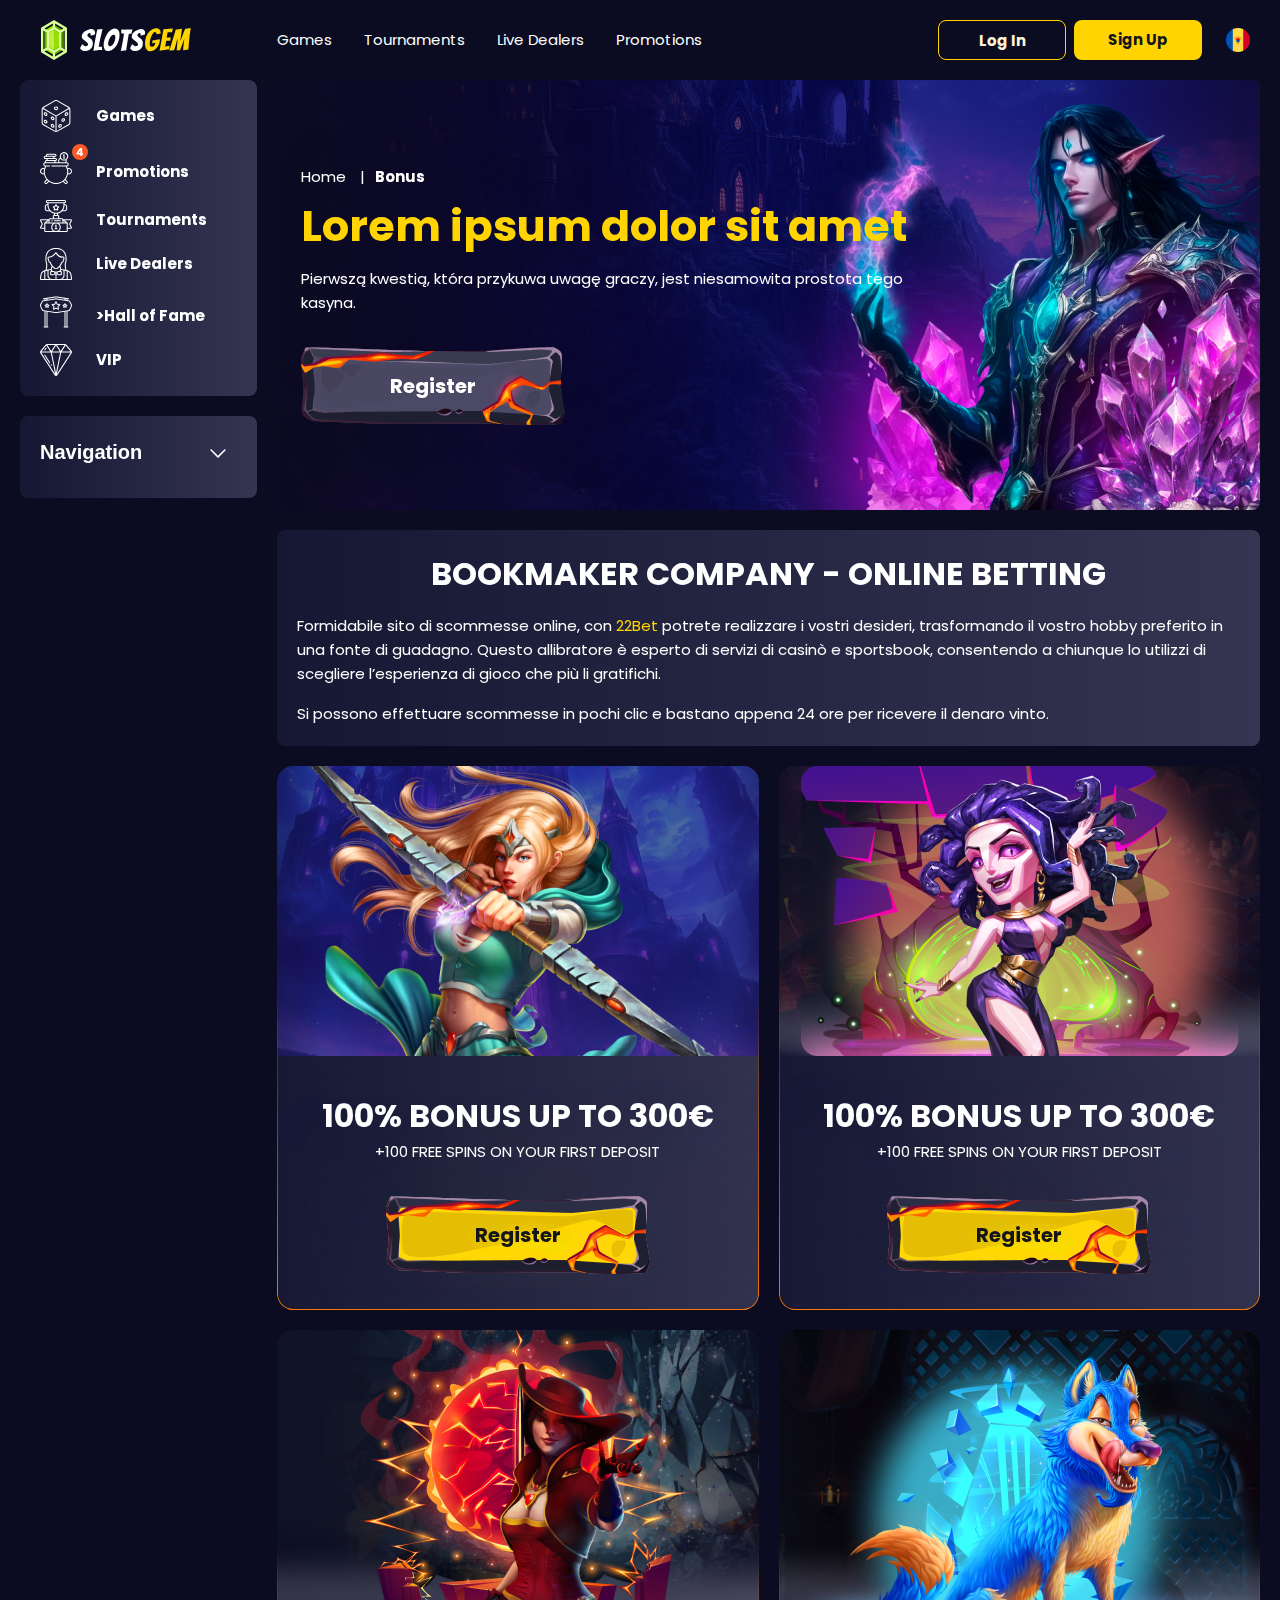
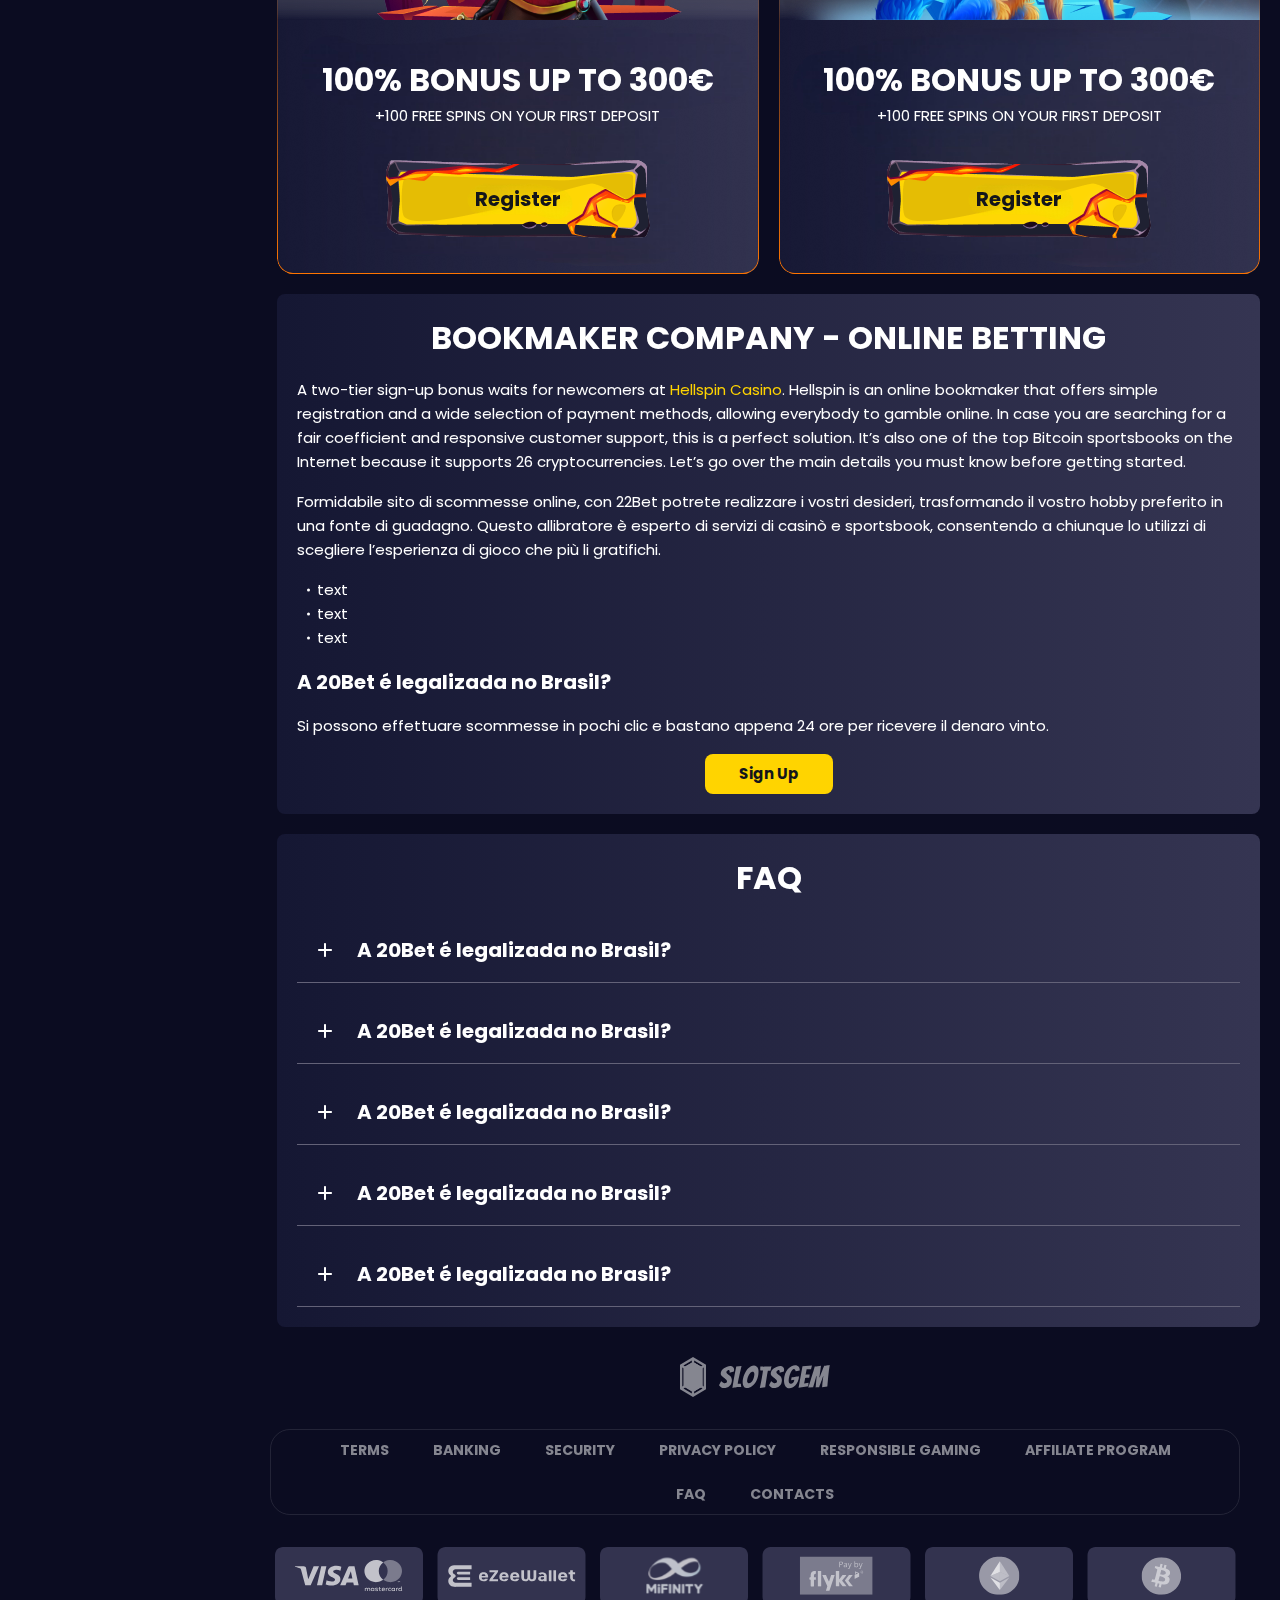
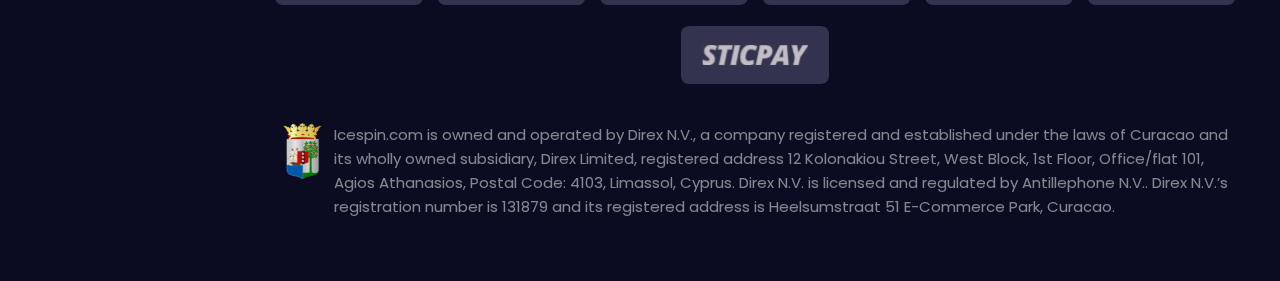
<file: bonus.html>
<!DOCTYPE html>
<html lang="md">
  <head>
    <meta charset="UTF-8" />
    <meta name="viewport" content="width=device-width, initial-scale=1.0" />
    <title>Lorem ipsum dolor sit amet, consectetur adipiscing</title>
    <meta
      name="description"
      content="Pierwszą kwestią, która przykuwa uwagę graczy, jest niesamowita prostota tego kasyna."
    />
    <meta property="og:site_name" content="Slotsgem Casino" />
    <meta
      property="og:title"
      content="Lorem ipsum dolor sit amet, consectetur adipiscing"
    />
    <meta property="og:type" content="website" />
    <meta property="og:url" content="http://slotgems.md/" />
    <meta property="og:image" content />
    <meta property="og:image:alt" content />
    <meta property="og:locale" content="md" />
    <meta
      property="og:description"
      content="Pierwszą kwestią, która przykuwa uwagę graczy, jest niesamowita prostota tego kasyna."
    />
    <link rel="preconnect" href="https://fonts.googleapis.com" />
    <link rel="preconnect" href="https://fonts.gstatic.com" crossorigin />
    <link
    href="https://fonts.googleapis.com/css2?family=Poppins:wght@400;500;600;700;900&family=Roboto&family=Roboto+Condensed:ital,wght@0,100..900;1,100..900&display=swap"
    rel="stylesheet"
  />
    <link rel="stylesheet" href="./css/reset.css" />
    <link rel="stylesheet" href="./css/main.css" />
    <link rel="stylesheet" href="./css/media.css" />
    <link rel="icon" href="./images/Crystal.svg" type="image/x-icon" />
    <script
      src="https://code.jquery.com/jquery-3.6.1.min.js"
      integrity="sha256-o88AwQnZB+VDvE9tvIXrMQaPlFFSUTR+nldQm1LuPXQ="
      crossorigin="anonymous"
    ></script>
  </head>
  <body>
    <header class="header">
      <section class="content header__content">
        <a href="#" class="logo header__logo"
          ><img src="./images/logo.svg" alt="logo" title=""
        /></a>
        <button class="header__btn-menu">
          <svg
            width="16px"
            height="16px"
            viewBox="0 0 16 16"
            xmlns="http://www.w3.org/2000/svg"
          >
            <rect y="0" width="16" height="3" rx="1.5"></rect>
            <rect y="6.5" width="16" height="3" rx="1.5"></rect>
            <rect y="13" width="16" height="3" rx="1.5"></rect>
          </svg>
        </button>
        <nav class="menu header__menu">
          <ul class="header__menu-list">
            <li><a href="#">Games</a></li>
            <li><a href="#">Tournaments</a></li>
            <li><a href="#">Live dealers</a></li>
            <li><a href="#">Promotions</a></li>
          </ul>
          <div class="header__btn">
            <a
              href="#"
              class="header__button header__button-login header__btn-login"
              >Log in
            </a>
            <a
              href="#"
              class="header__button header__button-signin header__btn-signin"
              >Sign Up</a
            >
          </div>
        </nav>
        <a href="#" class="header__button header__button-login">Log in </a>
        <a href="#" class="header__button header__button-signin">Sign Up</a>

        <a class="header__country" href="#">
          <span><img src="./images/flag.png" alt=" Flag" title /></span>
        </a>
      </section>
    </header>
    <main class="main">
      <aside class="sidebar-wrapper">
        <section class="content sidebar">
          <nav class="menu sidebar__menu">
            <ul>
              <li>
                <a href="#"
                  ><img
                    class="icon-default"
                    src="./images/sidebar/games.svg"
                    alt=" Games"
                    title
                  />
                 
                  Games
                </a>
              </li>
              <li>
                <a href="#">
                  <img
                    class="icon-default"
                    src="./images/sidebar/promotions.svg"
                    alt="Promotions"
                    title
                  />
                 
                  <span>Promotions</span></a
                >
              </li>
              <li>
                <a href="#">
                  <img
                    class="icon-default"
                    src="./images/sidebar/tournaments.svg"
                    alt="Tournaments"
                    title
                  />
                 Tournaments</a
                >
              </li>
              <li>
                <a href="#"
                  ><img
                    class="icon-default"
                    src="./images/sidebar/live.svg"
                    alt="Live Dealers"
                    title
                  />
                  Live Dealers</a
                >
              </li>
              <li>
                <a href="#"
                  ><img
                    class="icon-default"
                    src="./images/sidebar/hall.svg"
                    alt="Hall of Fame"
                    title
                  />
                  >Hall of Fame</a
                >
              </li>
              <li>
                <a href=""
                  ><img
                    class="icon-default"
                    src="./images/sidebar/vip.svg"
                    alt="vip"
                    title
                  />
                  VIP</a
                >
              </li>
              
            </ul>
          </nav>
          <div class="sidebar__wrap">
          <button class="sidebar__links-button">Navigation</button>
          <div class="sidebar__links">
            <ul class="sidebar__links-list">
              <li><a href="#" title>Review of 22Bet</a></li>
              <li><a href="#" title>Registration</a></li>
              <li><a href="#" title>22Bet Betting Expert Reviews</a></li>
              <li><a href="#" title>Layouts and navigation</a></li>
              <li><a href="#" title>Sports betting</a></li>
              <li><a href="#" title>Sports offers</a></li>
              <li><a href="#" title>Live betting</a></li>
              <li><a href="#" title>Cash out</a></li>
              <li><a href="#" title>Live stream</a></li>
            </ul>
          </div>
        </div>
        </section>
      </aside>

      <section class="content__wrapper">
        <section class="content hero hero__bonus">
          <div class="background hero__background">
            <img src="./images/bonus/bg-bonus.png" alt="hero" title />
          </div>

          <div class="hero__data hero__data-bonus">
            <ul
              class="breadcrumbs"
              itemscope
              itemtype="https://schema.org/BreadcrumbList"
            >
              <li
                itemprop="itemListElement"
                itemscope
                itemtype="https://schema.org/ListItem"
              >
                <a href="#" itemprop="item">
                  <span itemprop="name">Home</span></a
                >
                <meta itemprop="position" content="1" />
              </li>
              <li
                itemprop="itemListElement"
                itemscope
                itemtype="https://schema.org/ListItem"
              >
                <a href="#" itemprop="item">
                  <span itemprop="name">Bonus</span></a
                >
                <meta itemprop="position" content="2" />
              </li>
            </ul>
            <h1 class="title general hero__title hero__title-bonus">
              Lorem ipsum dolor sit amet
            </h1>
            <p class="hero__text">
              Pierwszą kwestią, która przykuwa uwagę graczy, jest niesamowita
              prostota tego kasyna.
            </p>
            <a href="#" class="button hero__button hero__button-bonus"
              >Register</a
            >
          </div>
        </section>
        <section class="content page-nav">
          <div class="page-nav-button sidebar__links-button">Navigation</div>
          <ul class="page-nav-list sidebar__links-list">
            <li><a href="#" title>Review of 22Bet</a></li>
            <li><a href="#" title>Registration</a></li>
            <li><a href="#" title>22Bet Betting Expert Reviews</a></li>
            <li><a href="#" title>Layouts and navigation</a></li>
            <li><a href="#" title>Sports betting</a></li>
            <li><a href="#" title>Sports offers</a></li>
            <li><a href="#" title>Live betting</a></li>
            <li><a href="#" title>Cash out</a></li>
            <li><a href="#" title>Live stream</a></li>
          </ul>
        </section>
        <section class="content article">
          <h2 class="article__title high title">
            Bookmaker company - Online betting
          </h2>
          <p>
            Formidabile sito di scommesse online, con
            <a href="#" class="article__link">22Bet</a> potrete realizzare i
            vostri desideri, trasformando il vostro hobby preferito in una fonte
            di guadagno. Questo allibratore è esperto di servizi di casinò e
            sportsbook, consentendo a chiunque lo utilizzi di scegliere
            l’esperienza di gioco che più li gratifichi.
          </p>
          <p>
            Si possono effettuare scommesse in pochi clic e bastano appena 24
            ore per ricevere il denaro vinto.
          </p>
        </section>
        <section class="content banner__wrapper">
          <section class="content banner banner__bonus">
            <div class="background banner__background">
              <img src="./images/bonus/banner-bonus1.png" alt="banner" title />
            </div>
            <div class="banner__data banner__data-bonus">
              <h2 class="title high banner__title">
                100% Bonus up to 300€ <span>+100 free spins on your first deposit</span>
              </h2>
              <a href="#" class="button-page banner__button">Register</a>
            </div>
          </section>
          <section class="content banner banner__bonus">
            <div class="background banner__background">
              <img src="./images/bonus/banner-bonus2.png" alt="banner" title />
            </div>
            <div class="banner__data banner__data-bonus">
              <h2 class="title high banner__title">
                100% Bonus up to 300€ <span>+100 free spins on your first deposit</span>
              </h2>
              <a href="#" class="button-page banner__button">Register</a>
            </div>
          </section>
          <section class="content banner banner__bonus">
            <div class="background banner__background">
              <img src="./images/bonus/banner-bonus3.png" alt="banner" title />
            </div>
            <div class="banner__data banner__data-bonus">
              <h2 class="title high banner__title">
                100% Bonus up to 300€ <span>+100 free spins on your first deposit</span>
              </h2>
              <a href="#" class="button-page banner__button">Register</a>
            </div>
          </section>
          <section class="content banner banner__bonus">
            <div class="background banner__background">
              <img src="./images/bonus/banner-bonus4.png" alt="banner" title />
            </div>
            <div class="banner__data banner__data-bonus">
              <h2 class="title high banner__title">
                100% Bonus up to 300€ <span>+100 free spins on your first deposit</span>
              </h2>
              <a href="#" class="button-page banner__button">Register</a>
            </div>
          </section>
        </section>
        <section class="content article">
          <h2 class="article__title high title">
            Bookmaker company - Online betting
          </h2>
          <p>
            A two-tier sign-up bonus waits for newcomers at
            <a href="#" class="article__link">Hellspin Casino</a>. Hellspin is
            an online bookmaker that offers simple registration and a wide
            selection of payment methods, allowing everybody to gamble online.
            In case you are searching for a fair coefficient and responsive
            customer support, this is a perfect solution. It’s also one of the
            top Bitcoin sportsbooks on the Internet because it supports 26
            cryptocurrencies. Let’s go over the main details you must know
            before getting started.
          </p>
          <p>
            Formidabile sito di scommesse online, con 22Bet potrete realizzare i vostri desideri, trasformando il vostro hobby preferito in una fonte di guadagno. Questo allibratore è esperto di servizi di casinò e sportsbook, consentendo a chiunque lo utilizzi di scegliere l’esperienza di gioco che più li gratifichi.
          </p>
          <ul>
            <li>text</li>
            <li>text</li>
            <li>text</li>
          </ul>
          <h3>A 20Bet é legalizada no Brasil?</h3>
          <p>Si possono effettuare scommesse in pochi clic e bastano appena 24 ore per ricevere il denaro vinto.</p>
          <a href="#" class="header__button article__button">Sign Up</a>
        </section>
        <section class="content faq">
          <h2 class="title high faq__title">FAQ</h2>
          <ul class="faq__list" itemscope itemtype="https://schema.org/FAQPage">
            <li
              class="faq__item"
              itemscope
              itemprop="mainEntity"
              itemtype="https://schema.org/Question"
            >
              <h3
                class="title medium faq__subtitle js-button-expander"
                itemprop="name"
              >
                A 20Bet é legalizada no Brasil?
              </h3>
              <div
                class="faq__answer js-expand-content"
                itemscope
                itemprop="acceptedAnswer"
                itemtype="https://schema.org/Answer"
              >
                <p itemprop="text">
                  Sim, disponível para sistemas operacionais iOS e Android.
                </p>
              </div>
            </li>
            <li
              class="faq__item"
              itemscope
              itemprop="mainEntity"
              itemtype="https://schema.org/Question"
            >
              <h3
                class="title medium faq__subtitle js-button-expander"
                itemprop="name"
              >
                A 20Bet é legalizada no Brasil?
              </h3>
              <div
                class="faq__answer js-expand-content"
                itemscope
                itemprop="acceptedAnswer"
                itemtype="https://schema.org/Answer"
              >
                <p itemprop="text">
                  Sim, disponível para sistemas operacionais iOS e Android.
                </p>
              </div>
            </li>
            <li
              class="faq__item"
              itemscope
              itemprop="mainEntity"
              itemtype="https://schema.org/Question"
            >
              <h3
                class="title medium faq__subtitle js-button-expander"
                itemprop="name"
              >
                A 20Bet é legalizada no Brasil?
              </h3>
              <div
                class="faq__answer js-expand-content"
                itemscope
                itemprop="acceptedAnswer"
                itemtype="https://schema.org/Answer"
              >
                <p itemprop="text">
                  Sim, disponível para sistemas operacionais iOS e Android.
                </p>
              </div>
            </li>
            <li
              class="faq__item"
              itemscope
              itemprop="mainEntity"
              itemtype="https://schema.org/Question"
            >
              <h3
                class="title medium faq__subtitle js-button-expander"
                itemprop="name"
              >
                A 20Bet é legalizada no Brasil?
              </h3>
              <div
                class="faq__answer js-expand-content"
                itemscope
                itemprop="acceptedAnswer"
                itemtype="https://schema.org/Answer"
              >
                <p itemprop="text">
                  Sim, disponível para sistemas operacionais iOS e Android.
                </p>
              </div>
            </li>
            <li
              class="faq__item"
              itemscope
              itemprop="mainEntity"
              itemtype="https://schema.org/Question"
            >
              <h3
                class="title medium faq__subtitle js-button-expander"
                itemprop="name"
              >
                A 20Bet é legalizada no Brasil?
              </h3>
              <div
                class="faq__answer js-expand-content"
                itemscope
                itemprop="acceptedAnswer"
                itemtype="https://schema.org/Answer"
              >
                <p itemprop="text">
                  Sim, disponível para sistemas operacionais iOS e Android.
                </p>
              </div>
            </li>
          </ul>
        </section>
      </section>
    </main>
    <footer class="footer">
      <section class="content footer__content">
        <a href="#" class="logo footer__logo"
          ><img src="./images/footer-logo.svg" alt="logo" title
        /></a>
        <ul class="footer__menu">
          <li><a href="#">TERMS</a></li>
          <li><a href="#">BANKING</a></li>
          <li><a href="#">SECURITY</a></li>
          <li><a href="#">PRIVACY POLICY</a></li>
          <li><a href="#">RESPONSIBLE GAMING</a></li>
          <li><a href="#">AFFILIATE PROGRAM</a></li>
          <li><a href="#">FAQ</a></li>
          <li><a href="#">CONTACTS</a></li>
        </ul>
        <ul class="footer__cards">
          <li>
            <a href="#"><img src="./images/visa.svg" alt="cards" title /></a>
          </li>
          <li>
            <a href="#"><img src="./images/ezee.svg" alt="cards" title /></a>
          </li>
          <li>
            <a href="#"
              ><img src="./images/mifinity.svg" alt="cards" title
            /></a>
          </li>
          <li>
            <a href="#"><img src="./images/flyk.svg" alt="cards" title /></a>
          </li>
          <li>
            <a href="#"><img src="./images/Frame.svg" alt="cards" title /></a>
          </li>
          <li>
            <a href="#"><img src="./images/bitcoin.svg" alt="cards" title /></a>
          </li>
          <li>
            <a href="#"><img src="./images/sticpay.svg" alt="cards" title /></a>
          </li>
        </ul>
        <div class="footer__wrap">
          <img src="./images/footer-frame.svg" alt="logo" title />
          <p>
            Icespin.com is owned and operated by Direx N.V., a company
            registered and established under the laws of Curacao and its wholly
            owned subsidiary, Direx Limited, registered address 12 Kolonakiou
            Street, West Block, 1st Floor, Office/flat 101, Agios Athanasios,
            Postal Code: 4103, Limassol, Cyprus. Direx N.V. is licensed and
            regulated by Antillephone N.V.. Direx N.V.’s registration number is
            131879 and its registered address is Heelsumstraat 51 E-Commerce
            Park, Curacao.
          </p>
        </div>
      </section>
    </footer>
    <script src="./js/sidebar.js" defer></script>
    <script src="./js/expander.js" defer></script>
    <script src="./js/mobile-menu.js" defer></script>
  </body>
</html>
</file>
<file: css/main.css>
html {
  scroll-behavior: smooth;
  -webkit-text-size-adjust: 100%;
}

body {
  display: block;
  position: relative;
  width: 100%;
  background: #0b0c21;
  font-family: "Poppins", sans-serif;
  font-size: 15px;
  font-weight: 400;
  line-height: 24px;
  text-align: left;
  color: #ffffff;
  overflow-x: hidden;
}

.content {
  display: block;
  position: relative;
  width: 100%;
  max-width: 1163px;
  overflow: hidden;
  border-radius: 20px;
  border-radius: 8px;
  background: linear-gradient(90deg, #151733 0%, #353552 100%);

  padding: 20px;
  margin: 0 auto 20px auto;
}

h1,
h2,
h3,
h4,
.title {
  display: block;
  position: relative;
  font-size: 43px;
  font-weight: 700;
  line-height: 50px;
  text-align: center;
  color: #FFD400;
}

h2,
.title.high {
  display: flex;
  justify-content: center;
  align-items: center;
  font-size: 32px;
  line-height: 48px;
  font-weight: 700;
  color:#FFFFFF;
  text-align: center;
  margin-bottom: 16px;
  text-transform: uppercase;
}

h3,
title.medium {
  font-size: 20px;
  font-weight: 700;
  line-height: 32px;
  text-align: left;
  color: #ffffff;
}
h4,
title.mini {
  font-size: 28px;
  font-weight: 700;
  line-height: 32px;
  text-align: center;
  color: #FFFFFF;
}

article > *,
.article > *,
.desk > * {
  margin-top: 16px;
}

article > *:first-child,
.article > *:first-child,
.desk > *:first-child {
  margin-top: 0 !important;
}

article > h2,
.article > h2,
.desk > h2 {
  margin-top: 32px;
}

article > h3,
.article > h3,
.desk > h3 {
  margin-top: 16px;
}
article > h4,
.article > h4,
.desk > h4 {
  margin-top: 16px;
}

.button,
.button-page {
  position: relative;
  width: 264px;
  height: 78px;
  background: url(../images/button-register.svg) no-repeat center center /
    contain;
  overflow: hidden;
  font-size: 20px;
  font-weight: 700;
  line-height: 24px;
  text-align: center;
  text-decoration: none;
  text-transform: capitalize;
  color: #ffffff;
  white-space: nowrap;
  cursor: pointer;
  margin: 0 auto;
  transition: all 0.5s;
}

.button-page {
  color: #13151B;
  background: url(../images/button-page.png) no-repeat center center / contain;
}
a.button,
a.button-page {
  display: flex;
  justify-content: center;
  align-items: center;
}

.button:hover,
a.button-page:hover,.features__button:hover,.banner__button:hover {
  transform: scale(1.1);
}

.header__button {
  position: relative;
  min-width: 128px;
  height: 40px;
  font-size: 15px;
  font-weight: 700;
  line-height: 24px;
  text-align: center;
  text-decoration: none;
  text-transform: capitalize;
  border-radius: 8px;
  white-space: nowrap;
  cursor: pointer;
  padding: 8px 32px;
  margin: 0 auto;
  transition: all 0.5s;
}

.header__button-signin,
.article__button,
.ratings__button{
  background: #ffd400;
  color: #13151B;
  margin-right: 24px;
  margin-left: 0;
}

.header__button-signin:hover,
.article__button:hover,
.ratings__button:hover
{
  background: none;
  border: 1px solid #ffd400;
  color: #fff5d6;
}

.header__button-login {
  background: none;
  border: 1px solid #ffd400;
  color: #fff5d6;
  margin-left: auto;
  margin-right: 8px;
}

.header__button-login:hover {
  background: #ffd400;
  color: #13151B;
}

.header,
.main,
.footer {
  display: flex;
  position: relative;
  justify-content: space-between;
  align-items: center;
  width: 100%;
  max-width: 1440px;
  padding: 20px;
  margin: 0 auto;
}

.background,
.hero__background {
  display: block;
  position: absolute;
  bottom: 0;
  left: 0;
  height: 100%;
  width: 100%;
  overflow: hidden;
}

.background img,
.hero__background img {
  position: relative;
  display: block;
  width: 100%;
  height: 100%;
  object-fit: cover;
}
.images img {
  border-radius: 8px;
  width: 100%;
  height: 100%;
  overflow: hidden;
}

/* -------------------HEADER---------------- */

.header {
  position: fixed;
  top: 0;
  left: 0;
  right: 0;
  background: #0b0c21;
  padding: 0;
  z-index: 100;
}

.header__content {
  display: flex;
  align-items: center;
  flex-direction: row;
  max-width: 1440px;
  max-height: 80px;
  border-radius: 0;
  background: #0b0c21;
  padding: 20px;
  margin-bottom: 0;
}

.logo {
  display: block;
  position: relative;
  flex: 0 0 152px;
  margin-right: 85px;
  padding: 20px 0;
  transition: all 0.5s;
}

.header__logo {
  margin-left: 20px;
}

.logo:hover {
  transform: scale(1.2);
}

.logo img {
  display: block;
  position: relative;
  width: auto;
  max-height: 40px;
}

.header__menu {
  display: flex;
  white-space: nowrap;
  max-height: calc(100vh - 80px);
  overflow-y: auto;
}

.header__menu-list {
  display: flex;
  flex: 1 1 auto;
  flex-direction: row;
  justify-content: center;
  align-items: center;
  white-space: nowrap;
  gap: 32px;
}

.header__menu-list li {
  display: block;
  text-align: left;
  text-transform: capitalize;
  transition: all 0.5s;
}

.header__menu-list li a {
  display: block;
  color: #ffffff;
  padding: 20px 0;
}

.header__menu li a:hover {
  color: #ffd400;
}
.header__country {
  margin-right: 10px;
}

.header__country span {
  display: inline-block;
}

.header__country img {
  width: 24px;
  height: 24px;
  vertical-align: middle;
}

.header__btn {
  display: none;
}
/* -------------- header__btn-menu-----------*/

.header__btn-menu {
  display: block;
  flex: 0 1 auto;
  min-width: 0;
  background: #0b0c21;
  border: 1px solid #ffd400;
  padding: 12px;
  order: 3;
  transition: all 0.5s;
}

svg {
  position: relative;
  fill: #ffd400;
  line-height: 1;
  vertical-align: 1;
}

.header__btn-menu {
  display: none;
}

/* -------------main------------- */
.main {
  padding-top: 80px;
  padding-bottom: 0;
}

.content__wrapper {
  display: block;
  position: relative;
  flex: 1 1 100%;
  margin-left: 20px;
}

/* -------------sidebar--------- */

.sidebar-wrapper {
  display: block;
  position: relative;
  align-self: stretch;
  flex: 0 0 237px;
  
}
.sidebar {
  position: sticky;

  top: 80px;
  bottom: 20px;
  background: transparent;
  overflow-y: auto;
  border-radius: 8px;
  height: calc(100vh - 100px);
  padding: 0;
}

.sidebar::-webkit-scrollbar {
  display: none;
}

.sidebar__menu ,.sidebar__wrap{
  width: 237px;
  border-radius: 8px;
  background: linear-gradient(90deg, #151733 0%, #353552 100%);
  padding: 20px ;
}

.sidebar__wrap{
  margin-top: 20px;
}

.sidebar__menu ul li a {
  display: block;
  position: relative;
  color: #FFFFFF;
  font-weight: 700;
  transition: all 0.5s;
  display: flex;
  align-items: center;
  
  
}

.sidebar__menu ul li a:hover {
  color: #ffd400;
}


.sidebar__menu ul li{
  display: flex;
  align-items: center;
}


.sidebar__menu ul li + li {
  margin-top: 16px;
}

.sidebar__menu ul li:nth-child(2){
  margin-top: 8px;
}
.sidebar__menu li a img {
  min-width: 32px;
  min-height: 32px;
  margin: auto;
  margin-right: 24px;
  vertical-align: middle;
}

.sidebar__menu li:nth-child(2) a img
 {
  margin-right: 8px;
  
}
.sidebar__menu li:nth-child(2) a ,
.sidebar__menu li:nth-child(3)  a, .sidebar__menu li:nth-child(5)  a{
 
  align-items: flex-end;
}

.sidebar__links-button {
  position: relative;
  font-size: 20px;
  font-weight: 700;
  color: #ffffff;
  text-align: left;
  line-height: 32px;
  background: none;
  white-space: normal;
  padding-right: 88px;
  margin-bottom: 10px;
  transition: all 0.5s;
}

.sidebar__links-button::after {
  content: "";
  display: block;
  position: absolute;
  right: 0;
  top: 5px;
  width: 24px;
  height: 24px;
  background: url(../images/ArrowDown-faq.svg) no-repeat center center / contain;
  transition: all 0.5s;
}

.sidebar__links-button.active::after {
  background: url(../images/ArrowUp-faq.svg) no-repeat center center / contain;
  transition: all 0.5s;
 
}

.sidebar__links-list li a {
  position: relative;
  display: block;
  color: #727489;
  transition: all 0.5s;
  
}

.sidebar__links-list.active {
  display: block;
}

.sidebar__links-list li a:hover{
  color: #ffd400;
}


.sidebar__links-list li + li {
  padding-top: 12px;
}

.page-nav-button {
  margin-bottom: 0;
  cursor: pointer;
}

.sidebar__links-list,
.page-nav-list {
  overflow: hidden;
  max-height: 0;
  transition: max-height 0.5s ease;
}

.sidebar__links-list.active,
.page-nav-list.active {
  display: block;
  max-height: 1000px;
}

.page-nav-list.active {
  margin-top: 20px;
}

.page-nav {
  display: none;
}

/* -----------hero------ */

.hero {
  display: flex;
  justify-content: flex-start;
  min-height: 430px;
  height: 430px;
  border-bottom-left-radius: 8px;
  border-bottom-right-radius: 8px;
  padding: 58px 0px;
}

.hero__data {
  display: flex;
  flex-direction: column;
  justify-content:center;
  align-items: flex-start;
  position: relative;
  max-width: 690px;
  height: 314px;
  padding: 24px;

  
}


.hero__title {
  text-align: left;
  margin-bottom: 8px;
}

.hero__rating {
  display: flex;
  justify-content: center;
  align-items: center;
  margin-bottom: 8px;
  }

.hero__rating p {
  margin-right: 16px;
}
.hero__rating span {
  display: flex;
  align-items: center;
  gap: 4px;
}

.hero__rating span:nth-child(1) {
  font-weight: 700;
  font-size: 20px;
  line-height: 40px;
}
.hero__text {
  margin-bottom: 32px;
  text-align: left;
}
.hero__button {
  margin-left: 0;
  z-index: 3;
}
/* -------------article--------------- */

.article .article__subtitle {
  justify-content: start;
  font-size: 20px;
  line-height: 32px;
  color: #ffffff;
  padding: 0;
  margin: 16px 0 0 0;
  text-decoration: none;
}

.article__button,
.ratings__button {
  display: block;
  width: 128px;
  margin-top: 16px;
  margin-right: auto;
  margin-left: auto;
}

.article ul li {
  position: relative;
  padding-left: 20px;
}

.article ul li::before
{
  content: "";
  position: absolute;
  display: block;
  width: 3px;
  height: 3px;
  border-radius: 50%;
  top: 50%;
  transform: translateY(-50%);
  left: 10px;
  background: #ffffff;
}

/* ---------features---------------- */
.features {
 position: relative;
  width: 100%;
  margin-bottom: 20px;
}

.features__wrapp {
  position: relative;
  display: flex;
  flex-direction: column;
  overflow: hidden;
  
}

.features__banner {
  position: relative;
  top: 0;
  left: 0;
  align-items: center;
  flex-direction: column;
}

.features-banner__background {
  position: relative;
  height: 100%;
}

.features-banner__background img {
  position: relative;
  width: 100%;
  height: 100%;
  border-radius: 12px;
  background-size: cover;
  background-position: center;
  
}
.features .content__wrapp-last{
  flex-direction: row-reverse;

}

.features-banner__data {
  display: flex;
  position: absolute;
  justify-content: center;
  align-items: center;
  flex-direction: column;
  top: 50%;

  left: 50%;
  max-width: 453px;
  max-height: 270px;
  text-align: center;
  transform: translate(-50%, -50%);
  border-radius: 16px;
  padding: 40px 38.5px;
  z-index: 3;
}

.features__wrapp::before,.features-banner__data::before ,
.banner__app::before, .banner__bonus::before{
  content: "";
  position: absolute;
  top: 0;
  left: 0;
  right: 0;
  bottom: 0;
  border-radius: 16px;
  padding: 1px;
  background: linear-gradient(100deg, #339cfc 100%, #ffffff 15%);
  -webkit-mask: linear-gradient(#fff 0 0) content-box, linear-gradient(#fff 0 0);
  -webkit-mask-composite: destination-out;
  mask-composite: exclude;
  z-index: 1;
}

.features__wrapp::before, .features-banner__data::before, .banner__app::before,.banner__bonus::before {
  background: linear-gradient(180deg, rgba(0, 78, 103, 0) 39%, #FF7500 100%);;
  

}

.features-banner__title {
  font-size: 32px;
  font-weight: 700;
  line-height: 48px;
  margin-bottom: 20px;
  color: #ffd400;
  white-space: nowrap;
  text-decoration: none;
}

.features-banner__title span {
  font-size: 20px;
  font-weight: 700;
  line-height: 32px;
  color: #ffffff;
  
}

.features__button{
  z-index: 3;
  margin-right: auto;
}

.features-banner__button {
  margin-left: 0;
  margin-right: 0;
}

.content__wrapp {
  display: flex;
  flex-direction: row;
  gap:20px;

}

.features__list {
  width: 50%;
}

.features__list li,.features__table tr,
.ratings__list li {
  position: relative;
  top: 10px;
  left: 10px;
  display: flex;
  width: 540px;
  flex-direction: row;
  position: relative;
  border-radius: 100px;
  background: #2B3048;
  border:2px solid #636278; 
  padding: 12px 20px;
  padding: 11px 20px;
  outline: 10px solid #3E3C5A;
  
}

.features__list li{
  left: 0;
}


.features__item{
  top: -10px;
  margin-top: 8px;
}


.features__table td:nth-child(1) {
  font-weight: 700;
}

.features__list li + li,.features__table tr + tr {
  margin-top: 32px;
}

.features__table tr + tr{
  margin-top: 34px;
}
.features__list li::before {
  content: "";
  display: block;
  position: relative;
  width: 41px;
  height: 24px;
  background: url(../images/features-icon.svg) no-repeat center
    center/contain;
  vertical-align: middle;
  margin-right: 20px;
}



.features__table table {
  width: 100%;
}

.features__table tr {
  display: flex;
  align-items: center;
  
}

.features__table tr:first-child {
  margin-top: 0;
}
.features__table td {
  width: 50%;
  white-space: nowrap;
}
/* ------------ratings------------------- */

.ratings__list {
  margin-top: 16px;
  display: flex;
  justify-content: center;
  flex-wrap: wrap;
  gap: 36px;
  margin-bottom: 16px;
}

.ratings__list li {
  position: relative;
  display: flex;
  justify-content: center;
  flex-direction: column;
  width: 361px;
  width: calc(33.333% - 10px);
  width: 330px;
  left: 0;
}

.ratings__info {
  display: flex;
  justify-content: center;
  align-items: center;
  font-size: 15px;
  line-height: 24px;
  font-weight: 700;
  color: #ffffff;
  gap:8px;
  margin-bottom: 8px;
}

.ratings__button {
  margin-top: 36px;
}

.ratings__data span:nth-child(3) {
  font-weight: 400;
}

.ratings__img {
  max-width: 259px;
  width: 100%;
  height: 8px;
  border-radius: 8px;
  background: #FFFFFF1A;
  overflow: hidden;
}

.ratings__list .ratings__img span {
all: unset;
display: block;
height: 8px;
background: #FFF72E;
border-radius: 8px;
}

.ratings p{
  font-weight: 700;
  font-size: 20px;
  line-height: 30px;text-align: center;
  
}

/* --------faq------------- */

.faq__subtitle {
  position: relative;
  font-weight: 700;
  font-size: 20px;
  line-height: 32px;
  text-align: left;
  background: transparent;
  border-bottom:1px solid #636278;
  color: #ffffff;
  cursor: pointer;
  padding: 16px 20px 16px 60px;
}

.faq__list li + li {
  margin-top: 16px;
}

.faq__subtitle::after {
  content: "";
  display: block;
  position: absolute;
  top: 50%;
  transform: translateY(-50%);
  left: 16px;
  width: 24px;
  height: 24px;
  background: url(../images/plus-faq.svg) no-repeat center center / contain;;
  transition: all 0.5s;
}

.faq__subtitle.active::after {
  background: url(../images/minus-faq.svg) no-repeat center center / contain;
  transition: all 0.5s;
}



.faq__item{
  position: relative;
  
}

.faq__item.active{
  border-radius: 8px;
  background: linear-gradient(180deg, #339CFC 0%, rgba(255, 255, 255, 0.15) 100%);
  
}

.faq__subtitle.active {
 
  color: #ffffff;
  border-top-right-radius: 8px;
  border-top-left-radius: 8px;
  transition: all 0.5s;
  border-bottom: none;
}

.faq__answer {
  position: relative;
  padding:0 20px 16px 20px ;
  border-bottom-left-radius: 8px;
  border-bottom-right-radius: 8px;

}

.js-expand-content {
  display: none;
  overflow: hidden;
}

.js-expand-content.expanded {
  height: 100%;
}


/* ---------main__arrow------ */
.main__arrow {
  display: block;
  position: fixed;
  width: 40px;
  height: 40px;
  right: 20px;
  bottom: 20px;
  background: url(../images/ArrowUp.svg) no-repeat center center / contain;
  z-index: 100;
}

/* -------footer------------ */

.footer {
  max-width: 1440px;
  padding: 0px 30px 32px 260px;
}

.footer__content {
  display: flex;
  flex-direction: column;
  align-items: center;
  background: none;
  max-width: 1440px;
  gap: 32px;
  padding: 10px;
}

.footer__logo {
  display: flex;
  max-height: 40px;
  padding: 0;
  margin: 0 auto;
  flex: 0;
}

.footer__logo img {
  display: block;
}
.footer__menu {
  display: flex;
  flex-wrap: wrap;
  gap: 12px;
  align-items: center;
  align-content: center;
  justify-content: center;
  border-radius: 20px;
  border: 1px solid #ffffff1a;
  padding: 4px 32px;
}

.footer__menu li a {
  display: block;
  font-size: 14px;
  font-weight: 700;
  color: #ffffff80;
  padding: 4px 16px;
  transition: all 0.5s ease;
}

.footer__menu li a:hover {
  border-radius: 20px;
  background: linear-gradient(90deg, #151733 0%, #353552 100%);

  color: #FFFFFF;
  
}

.footer__cards {
  display: flex;
  flex-wrap: wrap;
  justify-content: center;
  gap: 14px;
}
.footer__cards li a {
  display: block;
}

.footer__cards li {
  transition: all 0.5s;
}

.footer__cards li:hover {
  transform: scale(1.1);
}

.footer__cards img {
  width: 100%;
  height: auto;
}

.footer__wrap {
  display: flex;
  justify-content: space-between;
  align-items: flex-start;
}
.footer__wrap img {
  display: block;
  width: 64px;
  height: 56px;
}

.footer__wrap p {
  color: #ffffff80;
}

/* --------------bonus-page--------------- */
.breadcrumbs {
  display: flex;
  justify-content: flex-start;
  text-align: center;
  margin-bottom: 12px;
  white-space: nowrap;
}

.breadcrumbs li:not(:last-child) a {
  padding-left: 0;
}

.breadcrumbs li a {
  font-weight: 400;
  color: #ffffff;
  padding: 10px;
}

.breadcrumbs li:first-child a:hover {
  color: #ffd400;
}

.breadcrumbs li:last-child a {
  font-weight: 700;
}

.breadcrumbs > li:not(:last-child):after {
  content: "|";
  position: relative;
}

.hero__title-bonus {
  margin-bottom: 16px;
}

.article__link {
  color: #ffd400;
}

.banner__bonus {
  display: flex;
      justify-content: flex-end;
      align-items: center;
    height: 544px;
    width: 571px;
    width: calc(50% - 10px);
    margin: 0;
  padding: 20px;
  border-radius: 16px;
}
.hero__button-bonus{
  z-index: 3;
}

.banner__bonus,
.banner__app {
  position: relative;
  
}

.banner__data-bonus {
  position: relative;
  display: flex;
  flex-direction: column;
  text-align: left;
  align-items: center;
 width: 708px;
 top: 145px;
  padding: 20px;
}

.banner__data-bonus p {
  position: relative;
  text-align: center;
}

.banner .banner__title {
  display: flex;
  flex-direction: column;
  align-items: center;
  justify-content: center;
  text-align: center;
  color: #FFFFFF;
  font-size: 32px;
  line-height: 48px;
  text-decoration: none;
  margin-bottom: 32px;
}

.banner .banner__title span{
    font-size: 15px;line-height: 24px;
    font-weight: 400;
}


.banner__button {
  margin-left: auto;
  margin-right: auto;
  transition: all 0.5s;
  z-index: 3;
}

.article__list li + li {
  margin-top: 8px;
}

.banner__wrapper{
  display: flex;
  flex-wrap: wrap;
  flex-direction: row;
  gap:20px;
  padding: 0;
  background: none;
}

/* --------------------app-page------------- */
.banner__app {
  display: flex;
  align-items: center;
  justify-content: center;
  min-height: 200px;
  border-radius: 16px;
  padding: 20px;
}
.banner__logo {
  width: 323px;
  flex: 0 0 323px;
  margin-right: 100px;
  margin-left: 100px;
  z-index: 3;
}

.banner__logo img {
  max-height: 85px;
}

.banner__content-app {
  display: flex;
  flex-direction: row;
  align-items: center
}
.banner__btn {
  display: flex;
  flex-direction: column;
  position: relative;
  width: 240px;
  height: 72px;
  font-size: 15px;
  font-weight: 700;
  line-height: 20px;
  text-align: center;
  text-decoration: none;
  justify-content: center;
  border-radius: 8px;
  background: linear-gradient(180deg, #339CFC 0%, rgba(255, 255, 255, 0.15) 100%);
  color: #ffffff;
    cursor: pointer;
  padding:  16px 38px;
  padding: 16px 30px 16px 80px;
  margin: 0 auto;
  transition: all 0.3s ease;
  overflow: hidden;
  z-index: 3;
  
}

.banner__btn:hover {
  background: #ffd400;
}



.button__wrap-app {
  display: flex;
  flex-direction: column;
  gap: 16px;
  z-index: 3;
}


.banner__btn-app::after,
.banner__btn-android::after {
  content: "";
  position: absolute;
  left: 16px;
  left: 38.5px;
  top: 50%;
  transform: translateY(-50%);
  width: 32px;
  height: 32px;
  background: url(../images/app/apple.svg) no-repeat center center / contain;
}

.banner__btn-android::after {
  background: url(../images/app/android.svg) no-repeat center center / contain;
}
</file>
<file: css/media.css>
@media screen and (max-width: 1425px) {

  .features__table tr{
    width: 520px;
  }
}

@media screen and (max-width: 1400px) {
  .content__wrapp {
    flex-direction: column;
    gap:40px;
  }
  .features__list {
    width: 98%;
  }

  .features__table tr{
    width: 100%;
  }
  .features__wrapp {
    height: 450px;
  }

  .features__list li{
    margin-left: auto;
  }
}
@media screen and (max-width: 1399px) {
.ratings__list li {
  width: 500px;
  width: 480px;
}}


  @media screen and (max-width: 1333px) {
    .ratings__list li {
      width: 450px;
    }}
@media screen and (max-width: 1313px) {
  .rating__wrapper {
    padding-left: 0;
  }

  .table tr td:nth-child(2) img {
    width: 20px;
  }
}

@media screen and (max-width: 1292px) {
  .features {
    flex-direction: column;
  }

  .features-banner__background {
    width: 100%;
    max-height: 571px;
  }
}

@media screen and (max-width: 1273px) {
  .ratings__list li {
    width: 420px;
  }}

@media screen and (max-width: 1252px) {
  .features-banner__data {
    padding: 20px;
  }

  .features-banner__title {
    font-size: 28px;
  }
  .features-banner__title span{
    font-size: 16px;
  }
}

@media screen and (max-width: 1288px) {
  .features__table td:nth-child(1) {
    width: 45%
  }
  .features__table td:nth-child(2) {
    width: 55%;
    padding-left: 5px;
  }
  
}

@media screen and (max-width: 1233px) {
  
  .table tr td:nth-child(2) img {
    width: 18px;
  }
  .ratings__wrap {
    gap: 0;
  }
}
@media screen and (max-width: 1213px) {
.ratings__list li {
  width: 380px;
}}

@media screen and (max-width: 1183px) {
  .ratings__wrap {
    flex-direction: column;
    align-items: center;
    gap: 20px;
    width: 100%;
    min-height: 328px;
    min-height: max-content;
  }
  .rating__table,
  .ratings__img {
    width: 100%;
  }
  
  .table tr td:nth-child(2) img {
    width: 24px;
  }
  .features-banner__title span {
    font-size: 22px;
}

  .content__wrapp {
    flex-direction: column;
  }
  .features-banner__title {
    font-size: 32px;
}

  .features__wrapp{
  width: 100%;
  height: 368px;
  }

  .features-banner__data {
    padding: 40px;
}

  .features .content__wrapp-last{
    flex-direction: column;
  }

}

@media screen and (max-width: 1161px) {
  .features__background img {
    object-position: 1%;
  }


}

@media screen and (max-width: 1133px) {
  .ratings__list li {
    width: 100%;
  }
}

@media screen and (max-width: 1053px) {
  /* -------------------------- */
  .header__menu {
    display: none;
  }
  .header__btn-menu {
    display: block;
    background: #0b0c21;
    border: 1px solid #ffd400;

    border-radius: 8px;
  }
  .header__btn-menu.active {
    background: #0b0c21;
  }

  .header__btn-menu svg {
    display: block;
    margin: 0;
  }
  .header__btn-menu svg rect {
    transform-origin: 50% 50%;
    transition: all 0.5s;
  }

  .header__btn-menu.active svg rect:nth-child(1) {
    x: -2px;
    y: 6px;
    width: 20px;
    transform: rotate(225deg);
  }

  .header__btn-menu.active svg rect:nth-child(3) {
    opacity: 0;
  }

  .header__btn-menu.active svg rect:nth-child(2) {
    x: -2px;
    y: 6px;
    width: 20px;
    transform: rotate(135deg);
  }

  .header__menu {
    display: none;
    position: fixed;
    top: 67px;
    left: 0;
    width: 100%;
    height: 0;
    overflow: hidden;
    background: #0b0c21;
    text-align: center;
    opacity: 0;
    padding: 20px 50px;
    transition: height 0.5s ease, opacity 0.5s ease;
    z-index: 100;
    overflow-y: auto;
    display: block;
  }

  .header__menu.active {
    display: block;
    height: 100vh;
    opacity: 1;
  }
  .header {
    z-index: 101;
  }
  .header__menu ul {
    display: flex;
    flex-direction: column;
    justify-content: center;
    text-align: center;
    margin-bottom: 16px;
  }
  .header__menu ul li {
    font-size: 14px;
    white-space: nowrap;
  }

  .header__menu-list li + li {
    margin-left: 0;
  }

  .header__menu ul li + li {
    margin-top: 10px;
  }
  .menu ul {
    gap: 5px;
  }

  .menu ul li:not(:last-child) {
    margin-right: 0;
  }

  .menu ul li a {
    padding-top: 5px;
    padding-bottom: 5px;
  }

  .header__btn {
    display: inline-block;
  }

  .header__btn a.header__btn-login,
  .header__btn a.header__btn-signin {
    display: block;
    min-width: 220px;
    margin-right: 0;
    padding-left: 20px;
    padding-right: 20px;
  }
  .header__btn a.header__btn-signin {
    margin-top: 16px;
  }

  /* ----------------------- */
  .hero{
    padding-left: 20px;
    padding-right: 20px;
  }
  .hero__data{
   background: #18192dd9;
  border-radius: 16px;
}}

@media screen and (max-width: 1017px) {
  .sidebar {
    display: none;
  }
  .page-nav {
    display: block;
  }
  .main {
    display: block;
  }
  .content__wrapper {
    margin-left: 0;
  }
  .header__logo {
    margin-right: auto;
  }
  .features-banner__data {
    
 
  max-width: 1000px;
  height: 400px;
}
.footer{
  padding-left: 20px;
}

}
  

@media screen and (max-width: 750px) {

  .hero__title{
    font-size: 38px;
    line-height: 40px;
  }

  .features__list {
    width: 97%;
  }

}


@media screen and (max-width: 649px) {
  
  .hero{
    padding: 10px;
    align-items: center;
    
  }

  .hero__data{
    height: 400px;
  }
}

@media screen and (max-width: 640px) {
  .hero__rating{
    margin-left: auto;margin-right: auto;
  }

  .hero__text, .hero__title{
    text-align: center;
  }

  .hero__button{
    margin-left: auto;
  }

  .features__list li{
    width: 500px;
  }
}

@media screen and (max-width: 595px) {
  .header__button-login {
    display: none;
  }

  .features-banner__data {
    max-width: 500px;
    height: 300px;
}
  
}


@media screen and (max-width: 577px) {
  .table tr td:nth-child(3) {
    display: none;
  }

  .features__list li{
    width:450px;
  }

  .table tr td:nth-child(2) img {
    width: 20px;
    height: 20px;
  }
  .hero {
    padding: 20px;
  }

  .footer__cards li {
    flex: 1 1 calc(33.333% - 16px);
    max-width: calc(33.333% - 16px);
  }

  .features-banner__data {
    max-width: 450px;
    height: 300px;
}
}


@media screen and (max-width: 536px) {

  .features-banner__title {
    font-size: 28px;
    line-height: 40px;
  }

  .features-banner__title span {
    font-size: 18px;
  }
  .features__table td:nth-child(1) {
    width: 45%;
  }
  .features__table td:nth-child(2) {
    width: 55%;
  }
.hero__data{
  padding: 16px;
}

.features__list li{
  width:420px;
}
}

@media screen and (max-width: 518px) {
  .footer__menu {
    gap: 10px;
    padding: 10px;
  }

  .ratings__img img {
    height: auto;
  }
  .features-banner__data {
    padding: 10px;
  
  
  }

  .features__list li{
    width:400px;
  }
}

@media screen and (max-width: 478px) {
  

  .features-banner__title {
    font-size: 22px;
    line-height: 32px;
  }

  .features-banner__title span {
    font-size: 14px;
  }

  .features__button {
    width: 220px;
  }

  .features__list li{
    width:360px;
  }

  .footer__wrap {
    flex-direction: column;
    align-items: center;
  }

  .footer__wrap img {
    margin-bottom: 16px;
  }

  .footer__wrap p {
    text-align: center;
  }

  .footer__cards li {
    flex: 1 1 calc(50% - 16px);
    max-width: calc(50% - 16px);
  }

}

@media screen and (max-width: 463px) {
  .header__button-signin {
    display: none;
  }

  .features__table td:nth-child(1) {
    font-weight: 400;
    font-size: 13px;
    width: 50%;
  }
  .features__table td:nth-child(2) {
    width: 50%;
    font-size: 12px;
  }
  
}

@media screen and (max-width: 457px) {
  .table tr td:nth-child(2) img {
    width: 18px;
    height: 18px;
  }

  .faq__subtitle {
    font-size: 18px;
  }
}

@media screen and (max-width: 455px) {
  .table tr td:nth-child(2) img {
    width: 16px;
    height: 16px;
  }

  .hero__title {
    font-size: 36px;
    line-height: 40px;
  }

  .hero__button {
    width: 220px;
  }

  .hero__text {
    margin-bottom: 16px;
  }

  h2,
  .title.high {
    font-size: 28px;
    line-height: 40px;
  }

  .features__list li{
    width:320px;
    margin-right: auto;
  }

  .features__list li::before {
    top:10px;
  }
}

@media screen and (max-width: 439px) {
.faq__subtitle::after {
  top: 32px;
  
}}

@media screen and (max-width: 414px) {
  .table tr td:nth-child(2) img {
    display: none;
  }

  .table tr td:nth-child(3) {
    display: block;
  }

  .features__table td:nth-child(1) {
    font-size: 12px;
  }
  .features__table td:nth-child(2) {
    font-size: 11px;
    padding-left: 5px;
  }
  .features__table td {
    white-space: normal;
  }

  .features__list li{
    width:300px;
    
  }
  .features__background img {
    object-position: 9%;
  }
 
}

@media screen and (max-width: 391px) {
  .hero__title {
    font-size: 32px;
  }

  .hero__data {
    padding: 10px;
  }
  .features-banner__data {
    max-width: 450px;
    
}
  
}

@media screen and (max-width: 376px) {
  .features-banner__title {
    font-size: 18px;
    line-height: 24px;
  }

  .features-banner__title span {
    font-size: 12px;
  }

  .features__button {
    width: 200px;
  }
  .features-banner__data {
    height: 200px;
    
}
.features__list li{
  width:280px;
  
}

 
  .features__wrapp {
    height: 250px;
  }
}

@media screen and (max-width: 365px) {
  

  .hero__title{
    line-height: 34px;
  }
  .hero__text{
    line-height: 20px;
  }
  .hero__rating{
    margin-bottom: 10px;
  }

  .features__list li{
    width:260px;
    
  }
}

@media screen and (max-width: 353px) {
  
   .hero__data{
    padding: 10px;
   }

   .hero__title {
    font-size: 28px;
}

.features__list li{
  width: 220px;
  
}
}


/* ------------page bonus------------- */

@media screen and (max-width: 1266px) {
  .banner .banner__title {
    font-size: 28px;
  }
}
@media screen and (max-width: 1168px) {
  .banner .banner__title {
    font-size: 24px;
    line-height: 38px;
  }
  .banner .banner__title span{
    font-size: 13px;
  }
}


@media screen and (max-width: 1113px) {
  .banner__data-bonus,
  .banner .banner__title {
    align-items: center;
  }

  .banner__button{
    margin-left: auto;
  }

  .banner__data-bonus p {
    text-align: center;
  }
}

@media screen and (max-width: 1039px) {
  
.banner__data-bonus{
  width: 100%;
}
}


@media screen and (max-width: 709px) {
  .banner__data-bonus{
    left: 10px;
  }
}

@media screen and (max-width: 716px) {
  .banner__bonus {
    padding: 20px;
  }
}
@media screen and (max-width: 691px) {
  .banner__wrapper {
    flex-direction: column;
  }
  .banner__bonus {
    width: 100%;
  }
  .banner__data-bonus{
    left: 0;
  }
}


@media screen and (max-width: 455px) {
  .hero__data-bonus {
    padding: 10px;
  }
}

@media screen and (max-width: 391px) {
  .button-page {
    width: 200px;
  }

  .banner .banner__title {
    margin-bottom: 16px;
  }
 
}

@media screen and (max-width: 378px) {

   .banner__bonus{
    padding: 10px;
   align-items: center
   }
}

@media screen and (max-width: 357px) {
  
  .banner__data-bonus {
    padding: 10px;
    
  }
}

/* ----------------page app ---------- */

@media screen and (max-width: 1349px) {
  .banner__logo {
   
    margin-right: 50px;
    margin-left: 50px;
  }
}
@media screen and (max-width: 1336px) {
  .banner__background-app img {
    object-position: 5%;
  }
}

@media screen and (max-width: 1249px) {
  .banner__logo {
   
    margin-right: 20px;
    margin-left: 20px;
  }
}

@media screen and (max-width: 1174px) {
  
  .banner__logo {
    
   flex:0 0 200px;
   margin: 0;
   
  }

  .banner__btn-app{
    margin-left: 0;
  }
  .banner__btn-android{
    margin-right: 0;
  }
}

@media screen and (max-width: 1134px) {
  .banner__content-app {
    flex-direction: column;
    align-items: center;
    padding: 20px;
    background: rgba(0, 0, 0, 0.5);
    border-radius: 16px;
    z-index: 1;
    padding: 40px 50px;
  }
  .banner__logo {
    flex: none;
  }
  .banner__btn-app{
    margin-left: auto;
  }
  .banner__btn-android{
    margin-right: auto;
  }
  .banner__btn {
    border: 1px solid #ffffff;
  }

  
}

@media screen and (max-width: 754px) {

  .hero__background img{
    object-position: 99%;
  }
}

@media screen and (max-width: 640px) {
  .breadcrumbs {
  justify-content: center;
  }
}
@media screen and (max-width: 502px) {
  .banner__logo {
    width: 200px;
  }

  .hero__background img{
    object-position: 80%;
  }
}

@media screen and (max-width: 423px) {
  .banner__logo {
    width: 200px;
  }

  .banner__app {
    justify-content: center;
  }

 

  .banner__btn {
    width: 220px;
  }
}

@media screen and (max-width: 390px) {
  .banner__content-app {
    padding: 30px;
  }

}
@media screen and (max-width: 390px) {
  .banner__content-app {
    padding: 20px 30px;
  }
}
@media screen and (max-width: 349px) {
  .banner__content-app {
    padding: 20px;
  }
}
</file>
